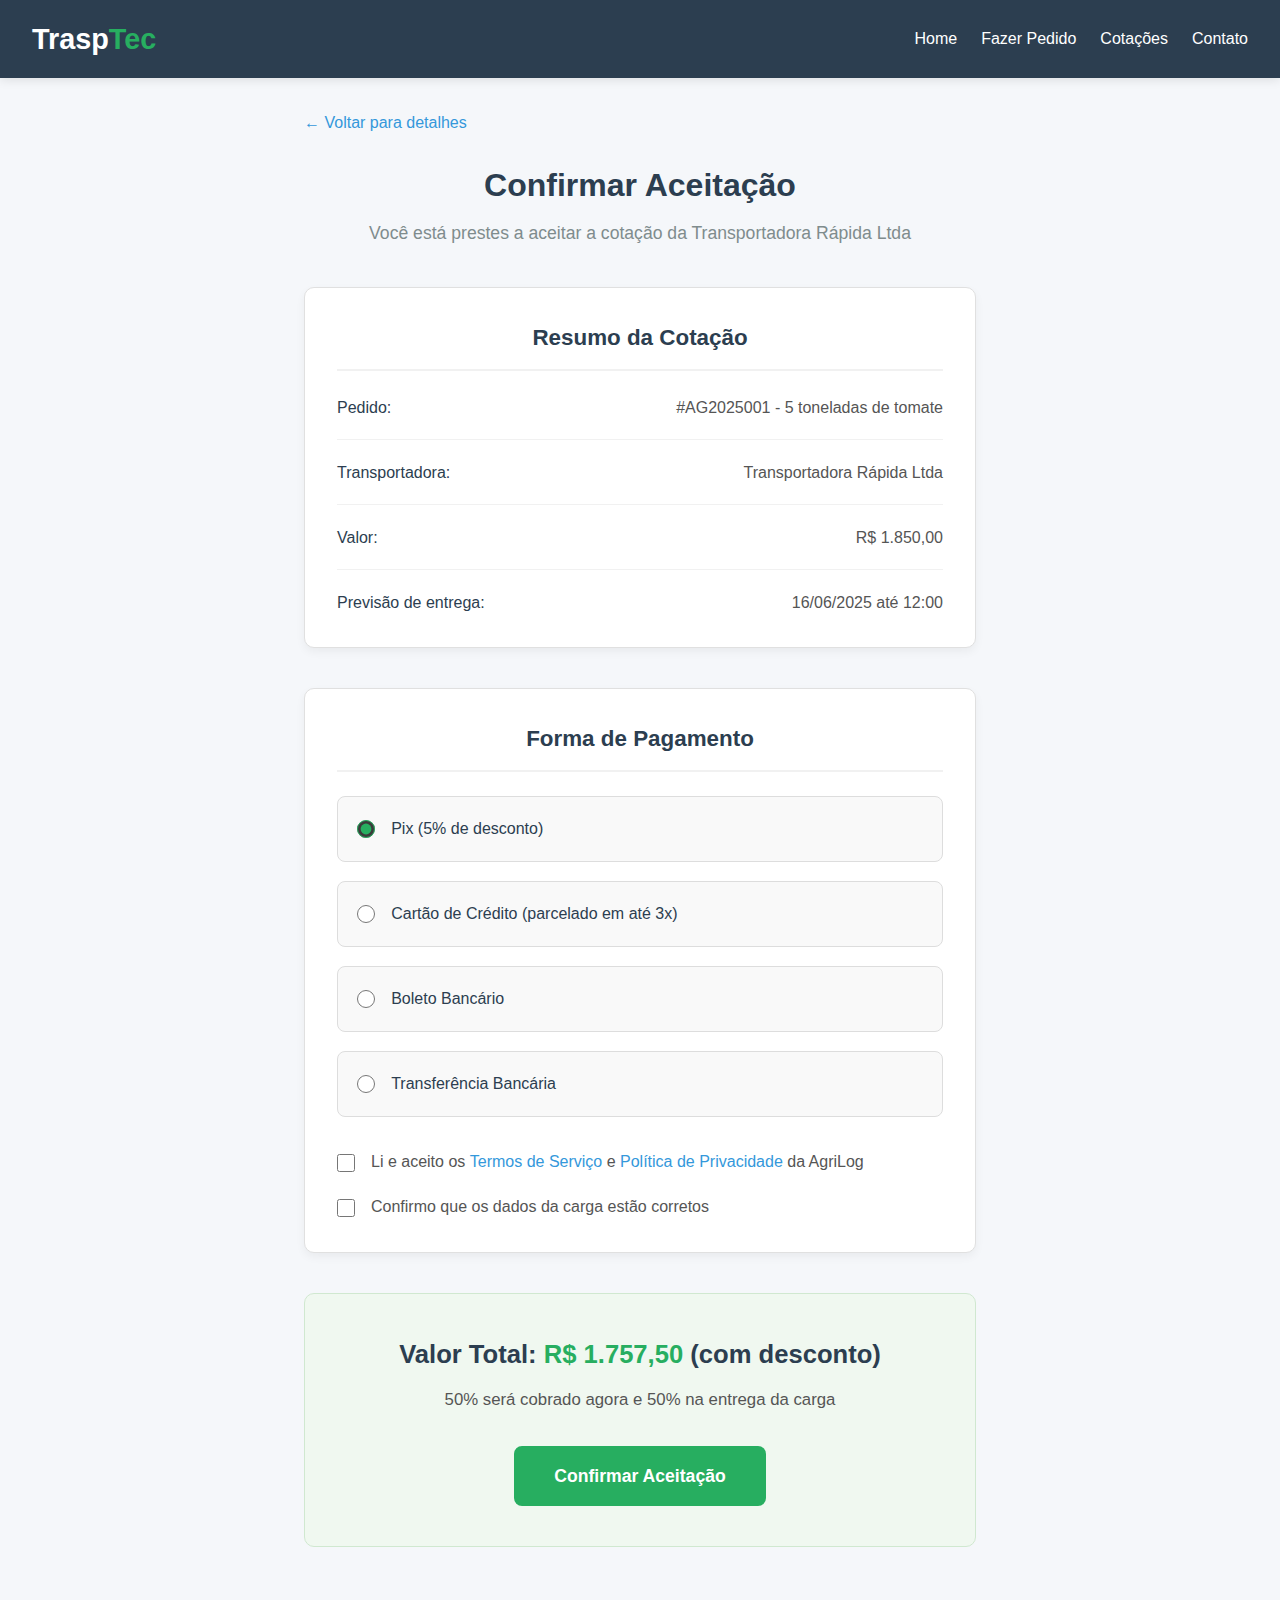
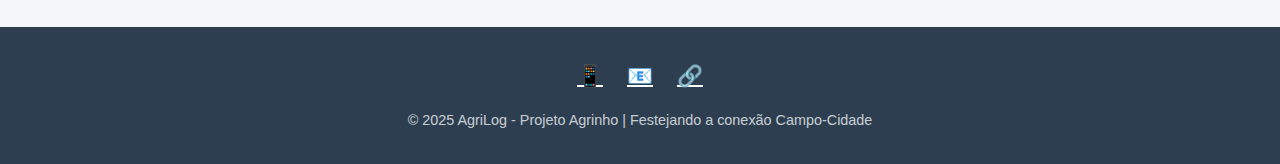
<file: aceitacãoCotacao.html>
<!DOCTYPE html>
<html lang="pt-br">
<head>
    <meta charset="UTF-8">
    <meta name="viewport" content="width=device-width, initial-scale=1.0">
    <title>AgriLog - Aceitar Cotação</title>
    <link rel="stylesheet" href="aceitacãoCotacao.css">
</head>
<body>
    <!-- Header -->
    <header>
        <div class="logo">Trasp<span>Tec</span></div>
        <nav>
            <ul>
                <li><a href="index.html">Home</a></li>
                <li><a href="pedidos.html">Fazer Pedido</a></li> 
                <li><a href="cotacoes.html">Cotações</a></li>
                <li><a href="#contato">Contato</a></li>
            </ul>
        </nav>
    </header>
    
    <!-- Seção Aceitação -->
    <section class="aceitacao-cotacao">
        <div class="voltar">
            <a href="detalhesCotacao.html">← Voltar para detalhes</a>
        </div>
        
        <h2>Confirmar Aceitação</h2>
        <p class="subtitulo">Você está prestes a aceitar a cotação da Transportadora Rápida Ltda</p>
        
        <div class="resumo-cotacao">
            <h3>Resumo da Cotação</h3>
            <div class="resumo-item">
                <span>Pedido:</span>
                <span>#AG2025001 - 5 toneladas de tomate</span>
            </div>
            <div class="resumo-item">
                <span>Transportadora:</span>
                <span>Transportadora Rápida Ltda</span>
            </div>
            <div class="resumo-item">
                <span>Valor:</span>
                <span>R$ 1.850,00</span>
            </div>
            <div class="resumo-item">
                <span>Previsão de entrega:</span>
                <span>16/06/2025 até 12:00</span>
            </div>
        </div>
        
        <div class="form-pagamento">
            <h3>Forma de Pagamento</h3>
            <div class="opcoes-pagamento">
                <label class="opcao">
                    <input type="radio" name="pagamento" checked>
                    <span>Pix (5% de desconto)</span>
                </label>
                <label class="opcao">
                    <input type="radio" name="pagamento">
                    <span>Cartão de Crédito (parcelado em até 3x)</span>
                </label>
                <label class="opcao">
                    <input type="radio" name="pagamento">
                    <span>Boleto Bancário</span>
                </label>
                <label class="opcao">
                    <input type="radio" name="pagamento">
                    <span>Transferência Bancária</span>
                </label>
            </div>
            
            <div class="termos">
                <label>
                    <input type="checkbox" required>
                    <span>Li e aceito os <a href="#">Termos de Serviço</a> e <a href="#">Política de Privacidade</a> da AgriLog</span>
                </label>
                <label>
                    <input type="checkbox" required>
                    <span>Confirmo que os dados da carga estão corretos</span>
                </label>
            </div>
        </div>
        
        <div class="confirmacao">
            <h3>Valor Total: <span>R$ 1.757,50</span> (com desconto)</h3>
            <p>50% será cobrado agora e 50% na entrega da carga</p>
            <a href="/" class="btn btn-primario btn-grande">Confirmar Aceitação</a>
        </div>
    </section>
    
    <!-- Footer -->
    <footer>
        <div class="redes-sociais">
            <a href="#">📱</a>
            <a href="#">📧</a>
            <a href="#">🔗</a>
        </div>
        <p>&copy; 2025 AgriLog - Projeto Agrinho | Festejando a conexão Campo-Cidade</p>
    </footer>
</body>
</html>
</file>
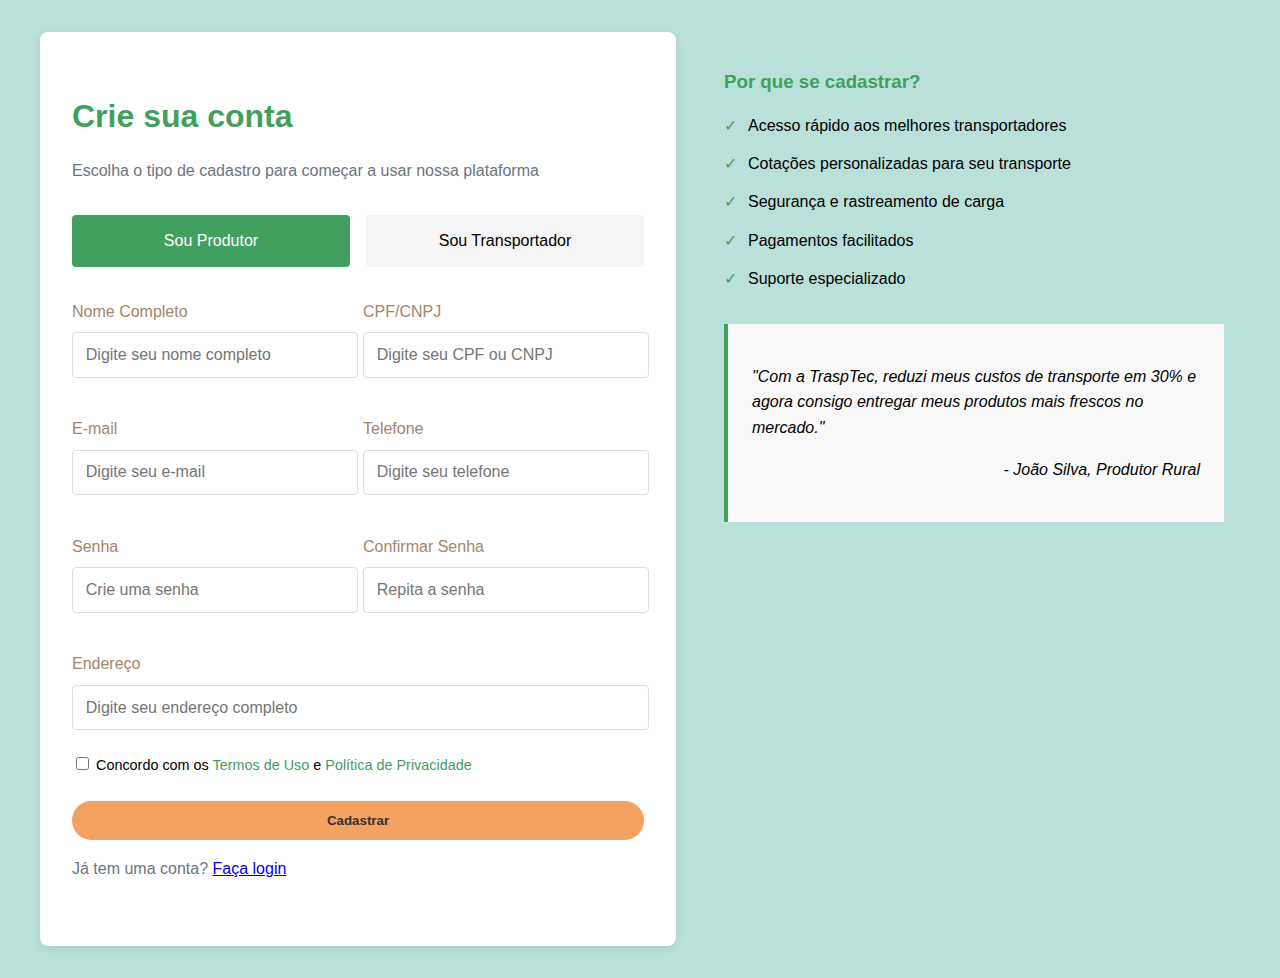
<file: cadastro.html>
<!DOCTYPE html>
<html lang="pt-br">
<head>
    <meta charset="UTF-8">
    <meta name="viewport" content="width=device-width, initial-scale=1.0">
    <title>Cadastro - AgriLog</title>
    <link rel="stylesheet" href="cadastro.css">
</head>
<body>
    
    <!-- Seção de Cadastro -->
    <section class="auth-section">
        <div class="auth-container">
            <h2>Crie sua conta</h2>
            <p>Escolha o tipo de cadastro para começar a usar nossa plataforma</p>
            
            <!-- Substituição do JavaScript por radio buttons -->
            <div class="tipo-cadastro">
                <input type="radio" id="produtor" name="tipo-usuario" value="produtor" checked class="radio-hidden">
                <label for="produtor" class="btn-tipo">Sou Produtor</label>
                
                <input type="radio" id="transportador" name="tipo-usuario" value="transportador" class="radio-hidden">
                <label for="transportador" class="btn-tipo">Sou Transportador</label>
            </div>
            
            <form class="auth-form" id="form-cadastro">
                <div class="grupo-campos">
                    <div class="campo">
                        <label for="nome">Nome Completo</label>
                        <input type="text" id="nome" placeholder="Digite seu nome completo" required>
                    </div>
                    
                    <div class="campo">
                        <label for="cpf-cnpj">CPF/CNPJ</label>
                        <input type="text" id="cpf-cnpj" placeholder="Digite seu CPF ou CNPJ" required>
                    </div>
                </div>
                
                <div class="grupo-campos">
                    <div class="campo">
                        <label for="email-cadastro">E-mail</label>
                        <input type="email" id="email-cadastro" placeholder="Digite seu e-mail" required>
                    </div>
                    
                    <div class="campo">
                        <label for="telefone">Telefone</label>
                        <input type="tel" id="telefone" placeholder="Digite seu telefone" required>
                    </div>
                </div>
                
                <div class="grupo-campos">
                    <div class="campo">
                        <label for="senha-cadastro">Senha</label>
                        <input type="password" id="senha-cadastro" placeholder="Crie uma senha" required>
                    </div>
                    
                    <div class="campo">
                        <label for="confirmar-senha">Confirmar Senha</label>
                        <input type="password" id="confirmar-senha" placeholder="Repita a senha" required>
                    </div>
                </div>
                
                <div class="campo endereco">
                    <label for="endereco">Endereço</label>
                    <input type="text" id="endereco" placeholder="Digite seu endereço completo">
                </div>
                
                <div class="termos">
                    <label>
                        <input type="checkbox" required> Concordo com os <a href="#">Termos de Uso</a> e <a href="#">Política de Privacidade</a>
                    </label>
                </div>
                
                <button type="submit" class="btn">Cadastrar</button>
                
                <div class="auth-switch">
                    <p>Já tem uma conta? <a href="login.html">Faça login</a></p>
                </div>
            </form>
        </div>
        
        <div class="auth-benefits">
            <h3>Por que se cadastrar?</h3>
            <ul>
                <li>Acesso rápido aos melhores transportadores</li>
                <li>Cotações personalizadas para seu transporte</li>
                <li>Segurança e rastreamento de carga</li>
                <li>Pagamentos facilitados</li>
                <li>Suporte especializado</li>
            </ul>
            
            <div class="depoimento">
                <p>"Com a TraspTec, reduzi meus custos de transporte em 30% e agora consigo entregar meus produtos mais frescos no mercado."</p>
                <p class="autor">- João Silva, Produtor Rural</p>
            </div>
        </div>
    </section>
</body>
</html>
</file>
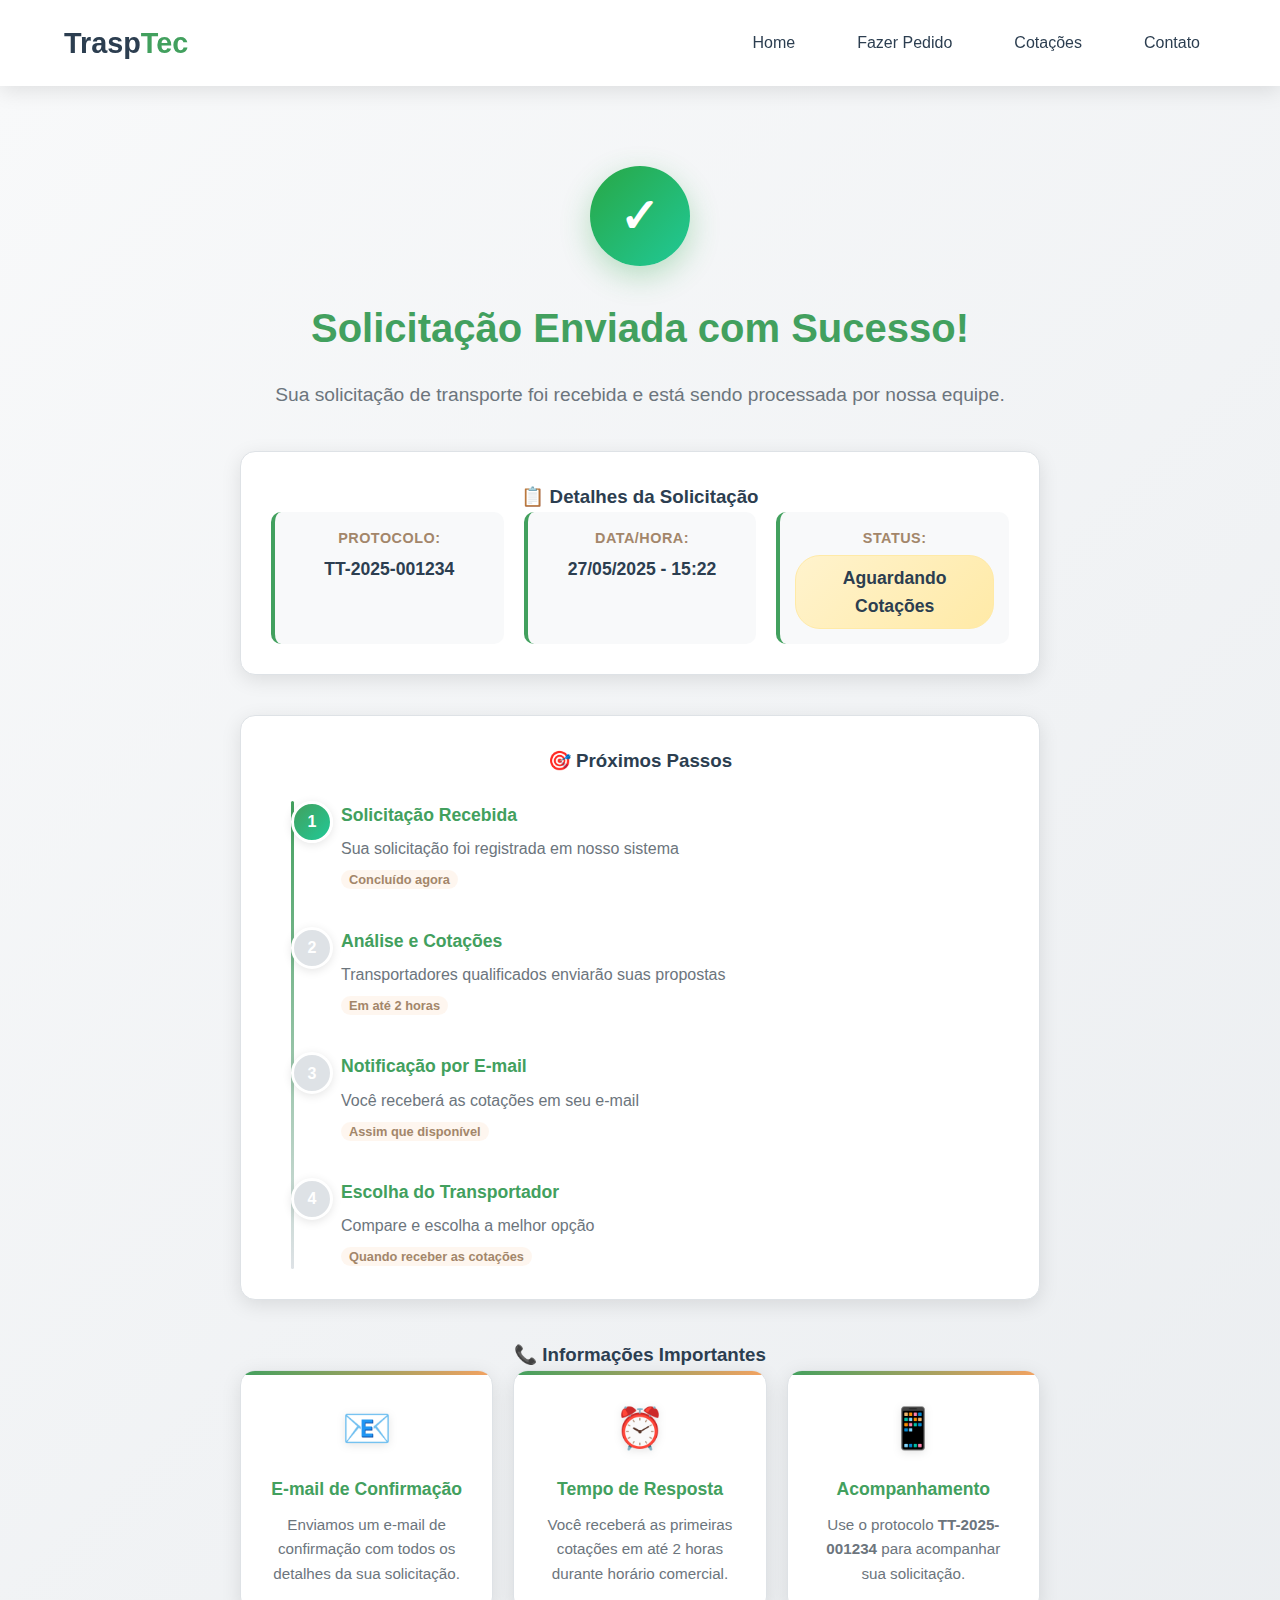
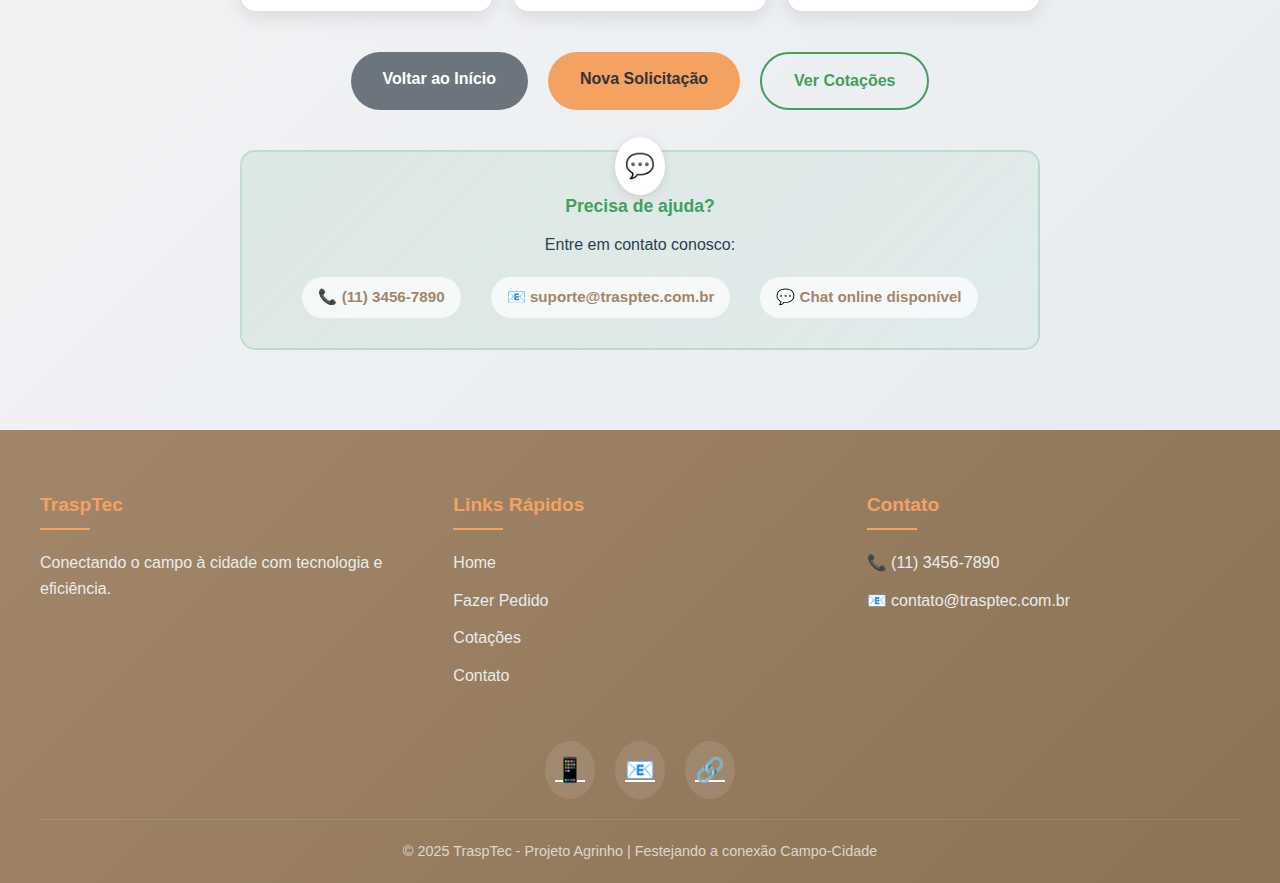
<file: confirmacao.html>
<!DOCTYPE html>
<html lang="pt-br">
<head>
    <meta charset="UTF-8">
    <meta name="viewport" content="width=device-width, initial-scale=1.0">
    <title>Solicitação Enviada - TraspTec</title>
    <link rel="stylesheet" href="confirmacao.css">
</head>
<body>
    <!-- Header -->
    <header class="header-simples">
        <div class="logo">Trasp<span>Tec</span></div>
        <nav>
            <ul>
                <li><a href="index.html">Home</a></li>
                <li><a href="pedidos.html">Fazer Pedido</a></li>
                <li><a href="cotacoes.html">Cotações</a></li>
                <li><a href="index.html#contato">Contato</a></li>
            </ul>
        </nav>
    </header>

    <!-- Seção de Confirmação -->
    <section class="confirmacao">
        <div class="container">
            <div class="confirmacao-content">
                <div class="icone-sucesso">
                    <div class="check-circle">
                        <div class="check-mark">✓</div>
                    </div>
                </div>
                
                <h1>Solicitação Enviada com Sucesso!</h1>
                <p class="mensagem-principal">Sua solicitação de transporte foi recebida e está sendo processada por nossa equipe.</p>
                
                <div class="detalhes-solicitacao">
                    <h3>📋 Detalhes da Solicitação</h3>
                    <div class="info-grid">
                        <div class="info-item">
                            <strong>Protocolo:</strong>
                            <span>TT-2025-001234</span>
                        </div>
                        <div class="info-item">
                            <strong>Data/Hora:</strong>
                            <span>27/05/2025 - 15:22</span>
                        </div>
                        <div class="info-item">
                            <strong>Status:</strong>
                            <span class="status-pendente">Aguardando Cotações</span>
                        </div>
                    </div>
                </div>
                
                <div class="proximos-passos">
                    <h3>🎯 Próximos Passos</h3>
                    <div class="timeline">
                        <div class="timeline-item ativo">
                            <div class="timeline-icon">1</div>
                            <div class="timeline-content">
                                <h4>Solicitação Recebida</h4>
                                <p>Sua solicitação foi registrada em nosso sistema</p>
                                <small>Concluído agora</small>
                            </div>
                        </div>
                        
                        <div class="timeline-item">
                            <div class="timeline-icon">2</div>
                            <div class="timeline-content">
                                <h4>Análise e Cotações</h4>
                                <p>Transportadores qualificados enviarão suas propostas</p>
                                <small>Em até 2 horas</small>
                            </div>
                        </div>
                        
                        <div class="timeline-item">
                            <div class="timeline-icon">3</div>
                            <div class="timeline-content">
                                <h4>Notificação por E-mail</h4>
                                <p>Você receberá as cotações em seu e-mail</p>
                                <small>Assim que disponível</small>
                            </div>
                        </div>
                        
                        <div class="timeline-item">
                            <div class="timeline-icon">4</div>
                            <div class="timeline-content">
                                <h4>Escolha do Transportador</h4>
                                <p>Compare e escolha a melhor opção</p>
                                <small>Quando receber as cotações</small>
                            </div>
                        </div>
                    </div>
                </div>
                
                <div class="informacoes-importantes">
                    <h3>📞 Informações Importantes</h3>
                    <div class="info-cards">
                        <div class="info-card">
                            <div class="card-icon">📧</div>
                            <h4>E-mail de Confirmação</h4>
                            <p>Enviamos um e-mail de confirmação com todos os detalhes da sua solicitação.</p>
                        </div>
                        
                        <div class="info-card">
                            <div class="card-icon">⏰</div>
                            <h4>Tempo de Resposta</h4>
                            <p>Você receberá as primeiras cotações em até 2 horas durante horário comercial.</p>
                        </div>
                        
                        <div class="info-card">
                            <div class="card-icon">📱</div>
                            <h4>Acompanhamento</h4>
                            <p>Use o protocolo <strong>TT-2025-001234</strong> para acompanhar sua solicitação.</p>
                        </div>
                    </div>
                </div>
                
                <div class="acoes-confirmacao">
                    <a href="index.html" class="btn btn-secundario">Voltar ao Início</a>
                    <a href="pedidos.html" class="btn">Nova Solicitação</a>
                    <a href="cotacoes.html" class="btn btn-outline">Ver Cotações</a>
                </div>
                
                <div class="contato-suporte">
                    <p><strong>Precisa de ajuda?</strong></p>
                    <p>Entre em contato conosco:</p>
                    <div class="contatos">
                        <span>📞 (11) 3456-7890</span>
                        <span>📧 suporte@trasptec.com.br</span>
                        <span>💬 Chat online disponível</span>
                    </div>
                </div>
            </div>
        </div>
    </section>

    <!-- Footer -->
    <footer>
        <div class="footer-content">
            <div class="footer-section">
                <h3>TraspTec</h3>
                <p>Conectando o campo à cidade com tecnologia e eficiência.</p>
            </div>
            <div class="footer-section">
                <h3>Links Rápidos</h3>
                <ul>
                    <li><a href="index.html">Home</a></li>
                    <li><a href="pedidos.html">Fazer Pedido</a></li>
                    <li><a href="cotacoes.html">Cotações</a></li>
                    <li><a href="index.html#contato">Contato</a></li>
                </ul>
            </div>
            <div class="footer-section">
                <h3>Contato</h3>
                <p>📞 (11) 3456-7890</p>
                <p>📧 contato@trasptec.com.br</p>
            </div>
        </div>
        <div class="redes-sociais">
            <a href="#">📱</a>
            <a href="#">📧</a>
            <a href="#">🔗</a>
        </div>
        <p>&copy; 2025 TraspTec - Projeto Agrinho | Festejando a conexão Campo-Cidade</p>
    </footer>
</body>
</html>
</file>
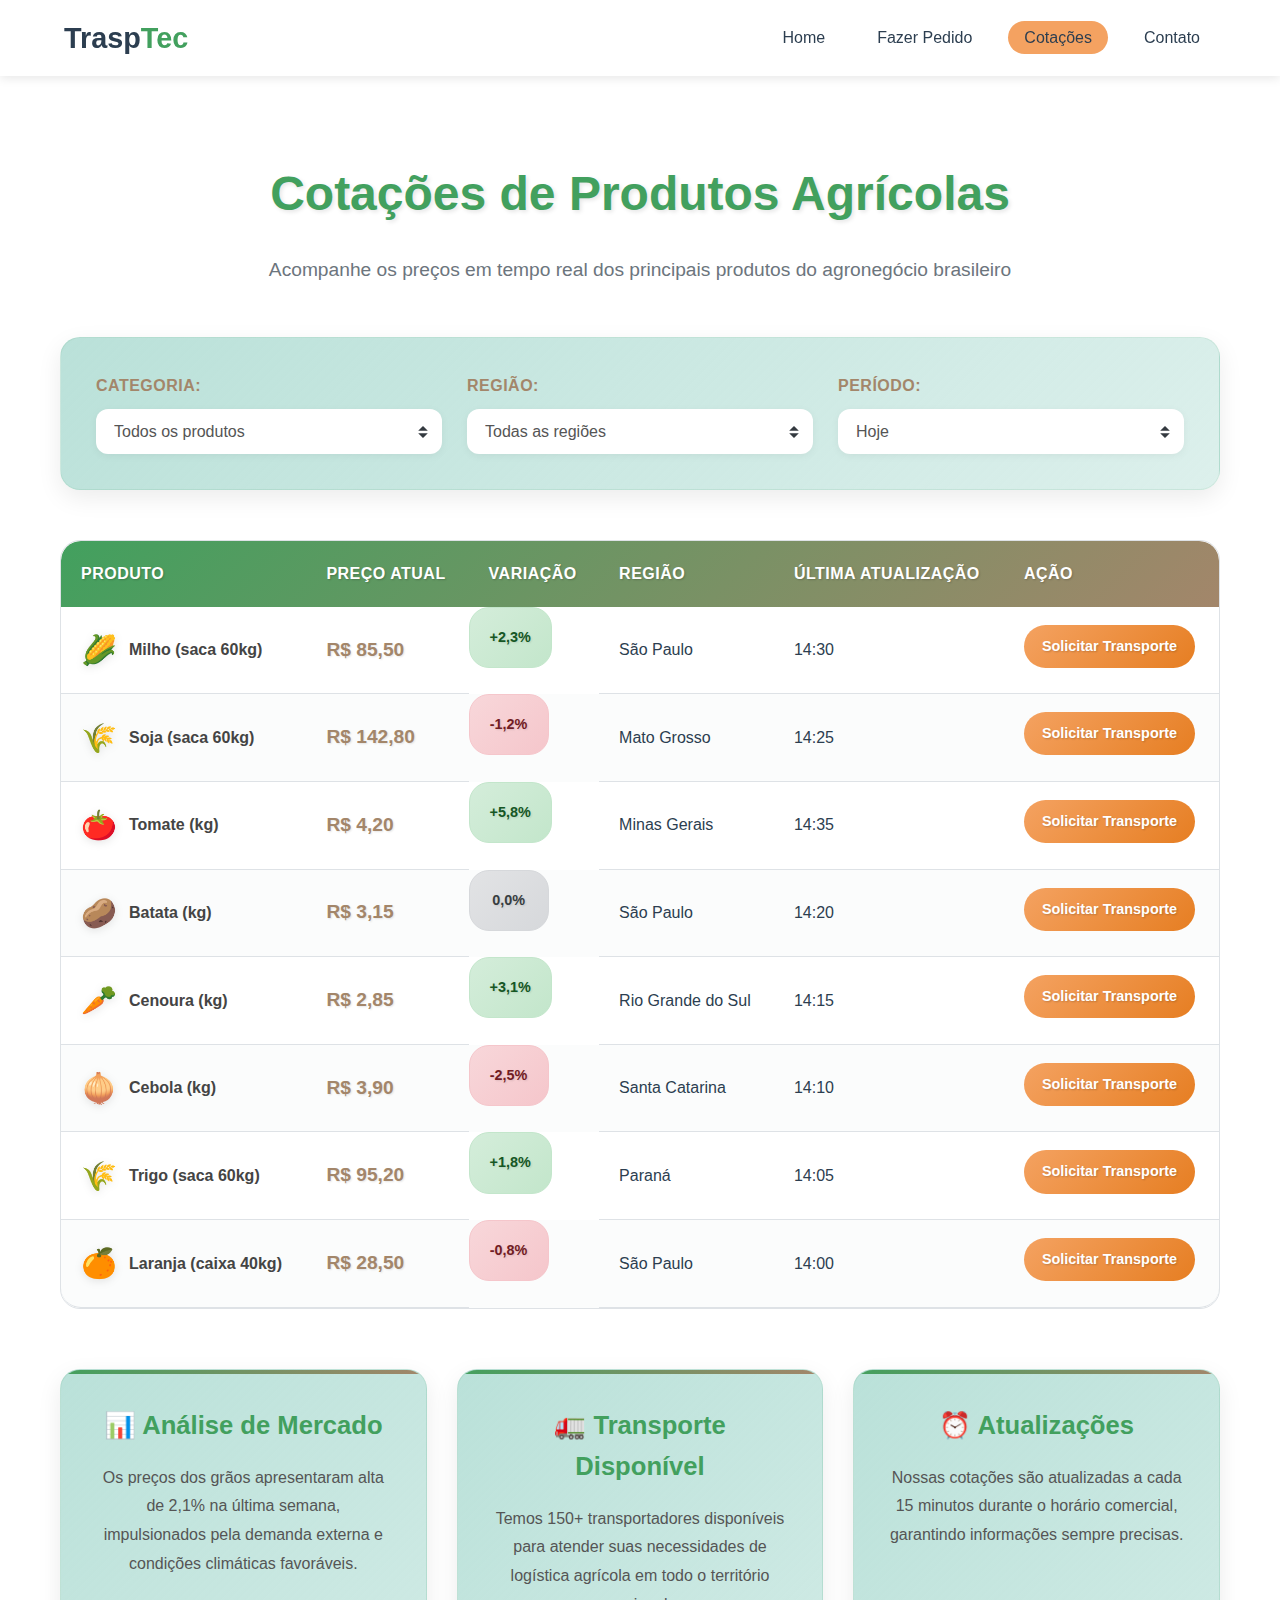
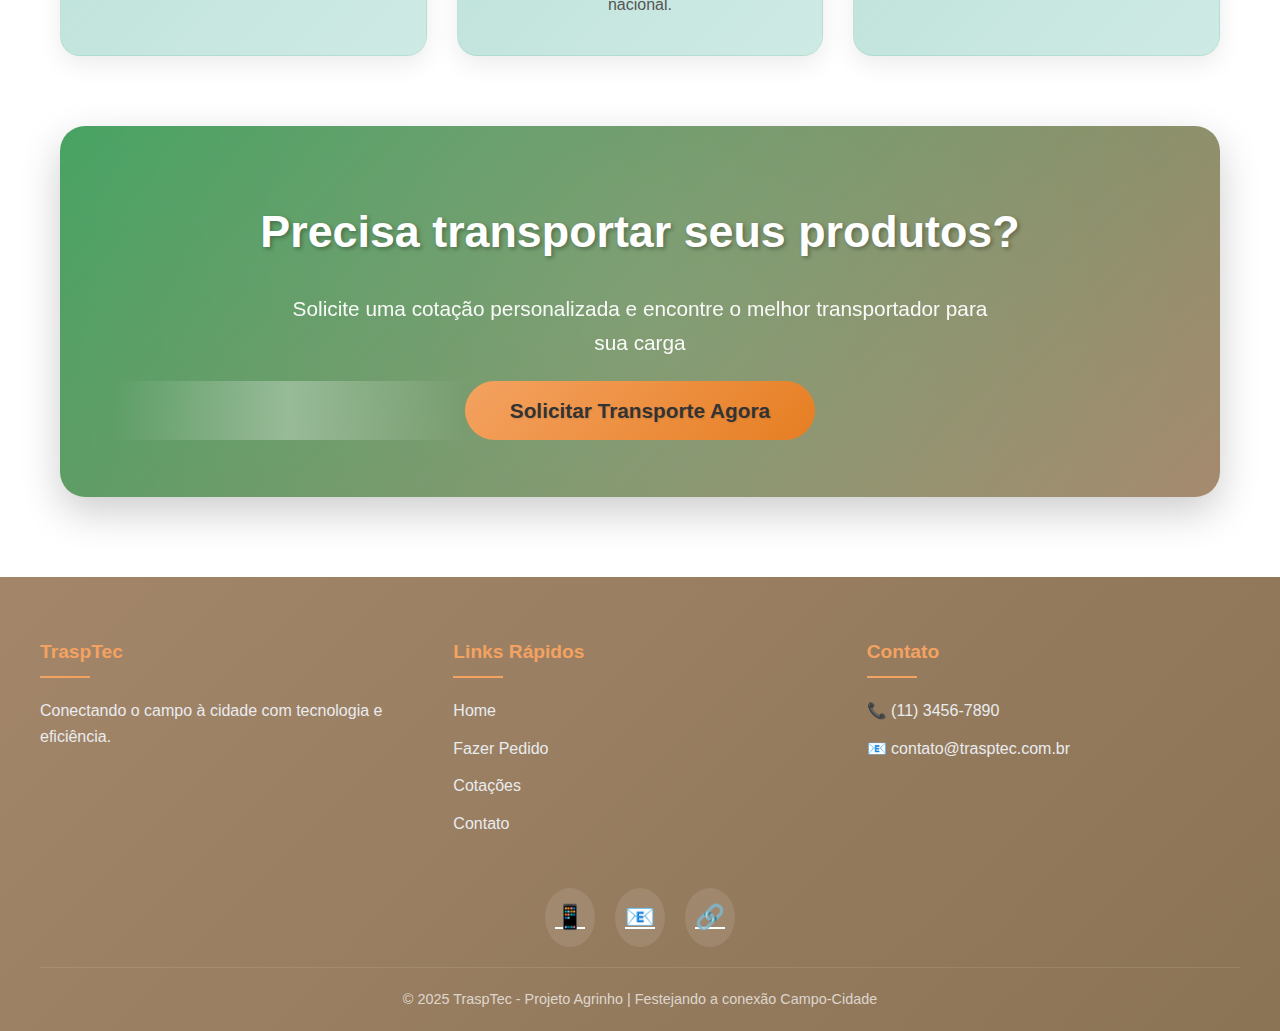
<file: cotacoes.html>
<!DOCTYPE html>
<html lang="pt-br">
<head>
    <meta charset="UTF-8">
    <meta name="viewport" content="width=device-width, initial-scale=1.0">
    <title>Cotações de Produtos Agrícolas - TraspTec</title>
    <link rel="stylesheet" href="cotacoes.css">
</head>
<body>
    <!-- Header -->
    <header class="header-simples">
        <div class="logo">Trasp<span>Tec</span></div>
        <nav>
            <ul>
                <li><a href="index.html">Home</a></li>
                <li><a href="pedidos.html">Fazer Pedido</a></li>
                <li><a href="cotacoes.html" class="active">Cotações</a></li>
                <li><a href="index.html#contato">Contato</a></li>
            </ul>
        </nav>
    </header>

    <!-- Seção Principal de Cotações -->
    <section class="cotacoes-principais">
        <div class="container">
            <h1>Cotações de Produtos Agrícolas</h1>
            <p class="subtitulo">Acompanhe os preços em tempo real dos principais produtos do agronegócio brasileiro</p>
            
            <!-- Filtros -->
            <div class="filtros-cotacao">
                <div class="filtro-grupo">
                    <label>Categoria:</label>
                    <select>
                        <option>Todos os produtos</option>
                        <option>Grãos</option>
                        <option>Hortifrúti</option>
                        <option>Cereais</option>
                    </select>
                </div>
                <div class="filtro-grupo">
                    <label>Região:</label>
                    <select>
                        <option>Todas as regiões</option>
                        <option>Sudeste</option>
                        <option>Sul</option>
                        <option>Centro-Oeste</option>
                        <option>Nordeste</option>
                        <option>Norte</option>
                    </select>
                </div>
                <div class="filtro-grupo">
                    <label>Período:</label>
                    <select>
                        <option>Hoje</option>
                        <option>Última semana</option>
                        <option>Último mês</option>
                    </select>
                </div>
            </div>

            <!-- Tabela de Cotações -->
            <div class="tabela-cotacoes">
                <table>
                    <thead>
                        <tr>
                            <th>Produto</th>
                            <th>Preço Atual</th>
                            <th>Variação</th>
                            <th>Região</th>
                            <th>Última Atualização</th>
                            <th>Ação</th>
                        </tr>
                    </thead>
                    <tbody>
                        <tr>
                            <td>
                                <div class="produto-info">
                                    <span class="produto-icon">🌽</span>
                                    <span>Milho (saca 60kg)</span>
                                </div>
                            </td>
                            <td class="preco">R$ 85,50</td>
                            <td class="variacao positiva">+2,3%</td>
                            <td>São Paulo</td>
                            <td>14:30</td>
                            <td><a href="pedidos.html" class="btn-pequeno">Solicitar Transporte</a></td>
                        </tr>
                        <tr>
                            <td>
                                <div class="produto-info">
                                    <span class="produto-icon">🌾</span>
                                    <span>Soja (saca 60kg)</span>
                                </div>
                            </td>
                            <td class="preco">R$ 142,80</td>
                            <td class="variacao negativa">-1,2%</td>
                            <td>Mato Grosso</td>
                            <td>14:25</td>
                            <td><a href="pedidos.html" class="btn-pequeno">Solicitar Transporte</a></td>
                        </tr>
                        <tr>
                            <td>
                                <div class="produto-info">
                                    <span class="produto-icon">🍅</span>
                                    <span>Tomate (kg)</span>
                                </div>
                            </td>
                            <td class="preco">R$ 4,20</td>
                            <td class="variacao positiva">+5,8%</td>
                            <td>Minas Gerais</td>
                            <td>14:35</td>
                            <td><a href="pedidos.html" class="btn-pequeno">Solicitar Transporte</a></td>
                        </tr>
                        <tr>
                            <td>
                                <div class="produto-info">
                                    <span class="produto-icon">🥔</span>
                                    <span>Batata (kg)</span>
                                </div>
                            </td>
                            <td class="preco">R$ 3,15</td>
                            <td class="variacao neutra">0,0%</td>
                            <td>São Paulo</td>
                            <td>14:20</td>
                            <td><a href="pedidos.html" class="btn-pequeno">Solicitar Transporte</a></td>
                        </tr>
                        <tr>
                            <td>
                                <div class="produto-info">
                                    <span class="produto-icon">🥕</span>
                                    <span>Cenoura (kg)</span>
                                </div>
                            </td>
                            <td class="preco">R$ 2,85</td>
                            <td class="variacao positiva">+3,1%</td>
                            <td>Rio Grande do Sul</td>
                            <td>14:15</td>
                            <td><a href="pedidos.html" class="btn-pequeno">Solicitar Transporte</a></td>
                        </tr>
                        <tr>
                            <td>
                                <div class="produto-info">
                                    <span class="produto-icon">🧅</span>
                                    <span>Cebola (kg)</span>
                                </div>
                            </td>
                            <td class="preco">R$ 3,90</td>
                            <td class="variacao negativa">-2,5%</td>
                            <td>Santa Catarina</td>
                            <td>14:10</td>
                            <td><a href="pedidos.html" class="btn-pequeno">Solicitar Transporte</a></td>
                        </tr>
                        <tr>
                            <td>
                                <div class="produto-info">
                                    <span class="produto-icon">🌾</span>
                                    <span>Trigo (saca 60kg)</span>
                                </div>
                            </td>
                            <td class="preco">R$ 95,20</td>
                            <td class="variacao positiva">+1,8%</td>
                            <td>Paraná</td>
                            <td>14:05</td>
                            <td><a href="pedidos.html" class="btn-pequeno">Solicitar Transporte</a></td>
                        </tr>
                        <tr>
                            <td>
                                <div class="produto-info">
                                    <span class="produto-icon">🍊</span>
                                    <span>Laranja (caixa 40kg)</span>
                                </div>
                            </td>
                            <td class="preco">R$ 28,50</td>
                            <td class="variacao negativa">-0,8%</td>
                            <td>São Paulo</td>
                            <td>14:00</td>
                            <td><a href="pedidos.html" class="btn-pequeno">Solicitar Transporte</a></td>
                        </tr>
                    </tbody>
                </table>
            </div>

            <!-- Informações Adicionais -->
            <div class="info-cotacoes">
                <div class="info-card">
                    <h3>📊 Análise de Mercado</h3>
                    <p>Os preços dos grãos apresentaram alta de 2,1% na última semana, impulsionados pela demanda externa e condições climáticas favoráveis.</p>
                </div>
                <div class="info-card">
                    <h3>🚛 Transporte Disponível</h3>
                    <p>Temos 150+ transportadores disponíveis para atender suas necessidades de logística agrícola em todo o território nacional.</p>
                </div>
                <div class="info-card">
                    <h3>⏰ Atualizações</h3>
                    <p>Nossas cotações são atualizadas a cada 15 minutos durante o horário comercial, garantindo informações sempre precisas.</p>
                </div>
            </div>

            <!-- Call to Action -->
            <div class="cta-cotacoes">
                <h2>Precisa transportar seus produtos?</h2>
                <p>Solicite uma cotação personalizada e encontre o melhor transportador para sua carga</p>
                <a href="pedidos.html" class="btn btn-grande">Solicitar Transporte Agora</a>
            </div>
        </div>
    </section>

    <!-- Footer -->
    <footer>
        <div class="footer-content">
            <div class="footer-section">
                <h3>TraspTec</h3>
                <p>Conectando o campo à cidade com tecnologia e eficiência.</p>
            </div>
            <div class="footer-section">
                <h3>Links Rápidos</h3>
                <ul>
                    <li><a href="index.html">Home</a></li>
                    <li><a href="pedidos.html">Fazer Pedido</a></li>
                    <li><a href="cotacoes.html">Cotações</a></li>
                    <li><a href="index.html#contato">Contato</a></li>
                </ul>
            </div>
            <div class="footer-section">
                <h3>Contato</h3>
                <p>📞 (11) 3456-7890</p>
                <p>📧 contato@trasptec.com.br</p>
            </div>
        </div>
        <div class="redes-sociais">
            <a href="#">📱</a>
            <a href="#">📧</a>
            <a href="#">🔗</a>
        </div>
        <p>&copy; 2025 TraspTec - Projeto Agrinho | Festejando a conexão Campo-Cidade</p>
    </footer>
</body>
</html>
</file>
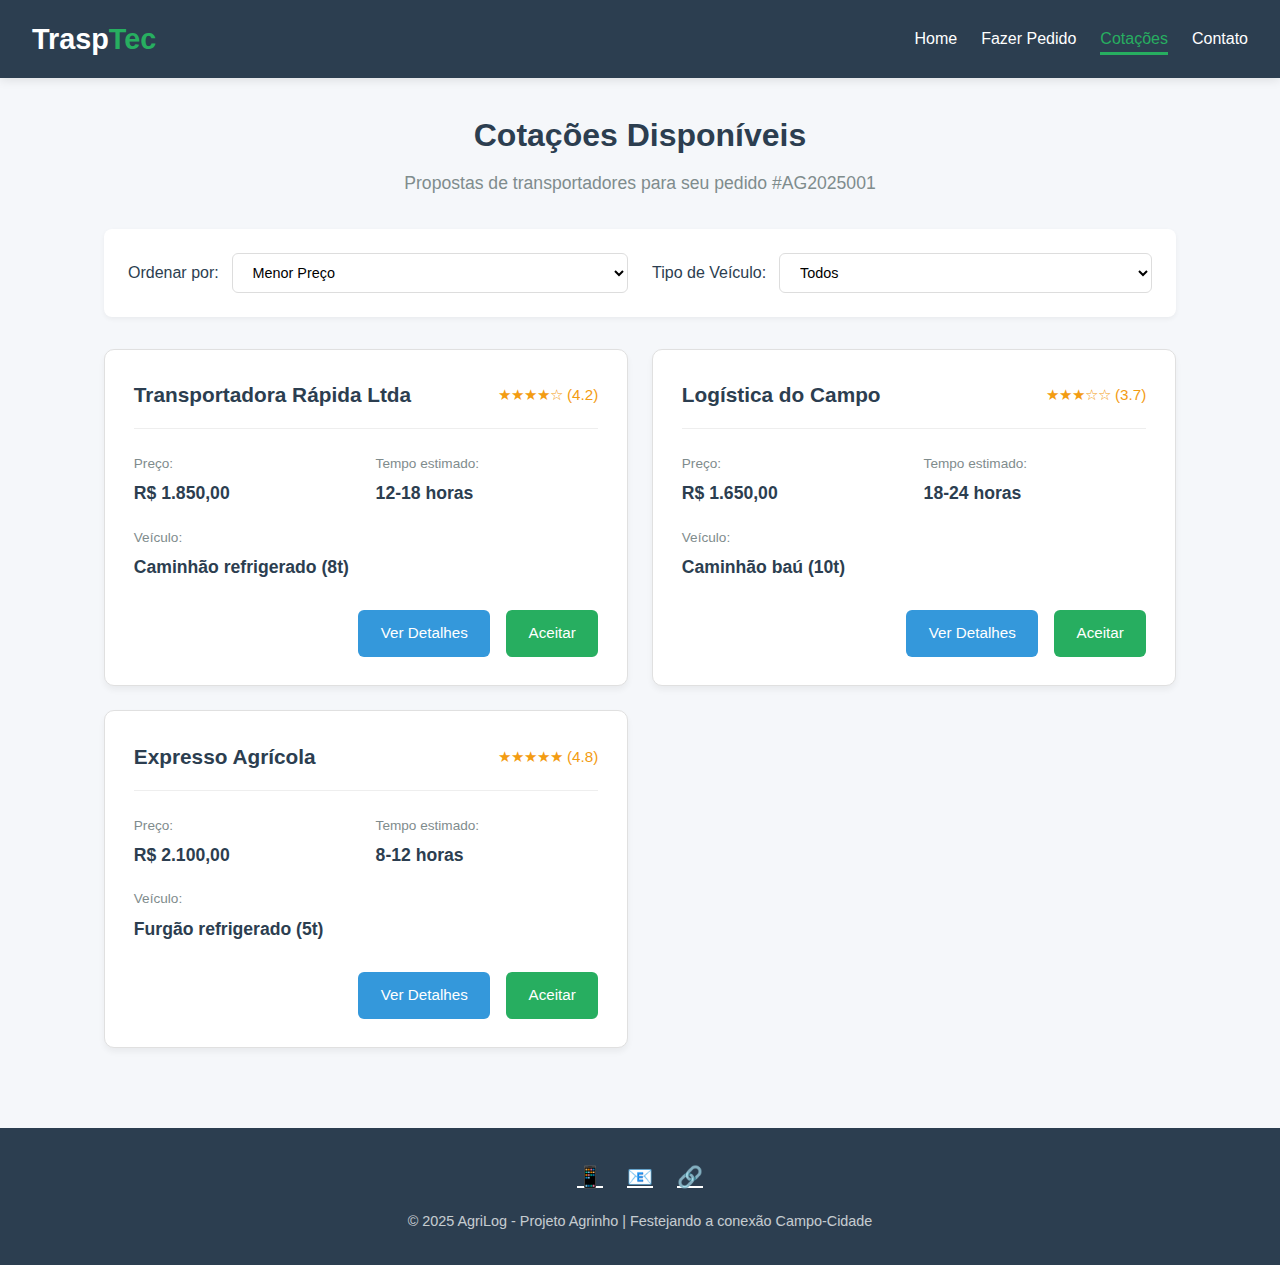
<file: listaCotacao.html>
<!DOCTYPE html>
<html lang="pt-br">
<head>
    <meta charset="UTF-8">
    <meta name="viewport" content="width=device-width, initial-scale=1.0">
    <title>AgriLog - Cotações Disponíveis</title>
    <link rel="stylesheet" href="listaCotacao.css">
</head>
<body>
    <!-- Header -->
    <header>
        <div class="logo">Trasp<span>Tec</span></div>
        <nav>
            <ul>
                <li><a href="index.html">Home</a></li>
                <li><a href="pedidos.html">Fazer Pedido</a></li> 
                <li><a href="cotacoes.html" class="active">Cotações</a></li>
                <li><a href="#contato">Contato</a></li>
            </ul>
        </nav>
    </header>
    
    <!-- Seção Cotações -->
    <section class="cotacoes-lista">
        <h2>Cotações Disponíveis</h2>
        <p class="subtitulo">Propostas de transportadores para seu pedido #AG2025001</p>
        
        <div class="filtros">
            <div class="filtro">
                <label for="ordenar">Ordenar por:</label>
                <select id="ordenar">
                    <option value="preco">Menor Preço</option>
                    <option value="tempo">Menor Tempo</option>
                    <option value="avaliacao">Melhor Avaliação</option>
                </select>
            </div>
            <div class="filtro">
                <label for="veiculo">Tipo de Veículo:</label>
                <select id="veiculo">
                    <option value="todos">Todos</option>
                    <option value="caminhao">Caminhão</option>
                    <option value="furgão">Furgão</option>
                    <option value="refrigerado">Refrigerado</option>
                </select>
            </div>
        </div>
        
        <div class="cotacoes-container">
            <!-- Cotação 1 -->
            <div class="cotacao-card">
                <div class="cotacao-header">
                    <h3>Transportadora Rápida Ltda</h3>
                    <div class="avaliacao">★★★★☆ (4.2)</div>
                </div>
                <div class="cotacao-detalhes">
                    <div class="detalhe">
                        <span class="rotulo">Preço:</span>
                        <span class="valor">R$ 1.850,00</span>
                    </div>
                    <div class="detalhe">
                        <span class="rotulo">Tempo estimado:</span>
                        <span class="valor">12-18 horas</span>
                    </div>
                    <div class="detalhe">
                        <span class="rotulo">Veículo:</span>
                        <span class="valor">Caminhão refrigerado (8t)</span>
                    </div>
                </div>
                <div class="cotacao-acoes">
                    <a href="detalhe-cotacao.html" class="btn btn-secundario">Ver Detalhes</a>
                    <a href="aceitar-cotacao.html" class="btn btn-primario">Aceitar</a>
                </div>
            </div>
            
            <!-- Cotação 2 -->
            <div class="cotacao-card">
                <div class="cotacao-header">
                    <h3>Logística do Campo</h3>
                    <div class="avaliacao">★★★☆☆ (3.7)</div>
                </div>
                <div class="cotacao-detalhes">
                    <div class="detalhe">
                        <span class="rotulo">Preço:</span>
                        <span class="valor">R$ 1.650,00</span>
                    </div>
                    <div class="detalhe">
                        <span class="rotulo">Tempo estimado:</span>
                        <span class="valor">18-24 horas</span>
                    </div>
                    <div class="detalhe">
                        <span class="rotulo">Veículo:</span>
                        <span class="valor">Caminhão baú (10t)</span>
                    </div>
                </div>
                <div class="cotacao-acoes">
                    <a href="detalhe-cotacao.html" class="btn btn-secundario">Ver Detalhes</a>
                    <a href="aceitar-cotacao.html" class="btn btn-primario">Aceitar</a>
                </div>
            </div>
            
            <!-- Cotação 3 -->
            <div class="cotacao-card">
                <div class="cotacao-header">
                    <h3>Expresso Agrícola</h3>
                    <div class="avaliacao">★★★★★ (4.8)</div>
                </div>
                <div class="cotacao-detalhes">
                    <div class="detalhe">
                        <span class="rotulo">Preço:</span>
                        <span class="valor">R$ 2.100,00</span>
                    </div>
                    <div class="detalhe">
                        <span class="rotulo">Tempo estimado:</span>
                        <span class="valor">8-12 horas</span>
                    </div>
                    <div class="detalhe">
                        <span class="rotulo">Veículo:</span>
                        <span class="valor">Furgão refrigerado (5t)</span>
                    </div>
                </div>
                <div class="cotacao-acoes">
                    <a href="detalhe-cotacao.html" class="btn btn-secundario">Ver Detalhes</a>
                    <a href="aceitar-cotacao.html" class="btn btn-primario">Aceitar</a>
                </div>
            </div>
        </div>
    </section>
    
    <!-- Footer -->
    <footer>
        <div class="redes-sociais">
            <a href="#">📱</a>
            <a href="#">📧</a>
            <a href="#">🔗</a>
        </div>
        <p>&copy; 2025 AgriLog - Projeto Agrinho | Festejando a conexão Campo-Cidade</p>
    </footer>
</body>
</html>
</file>
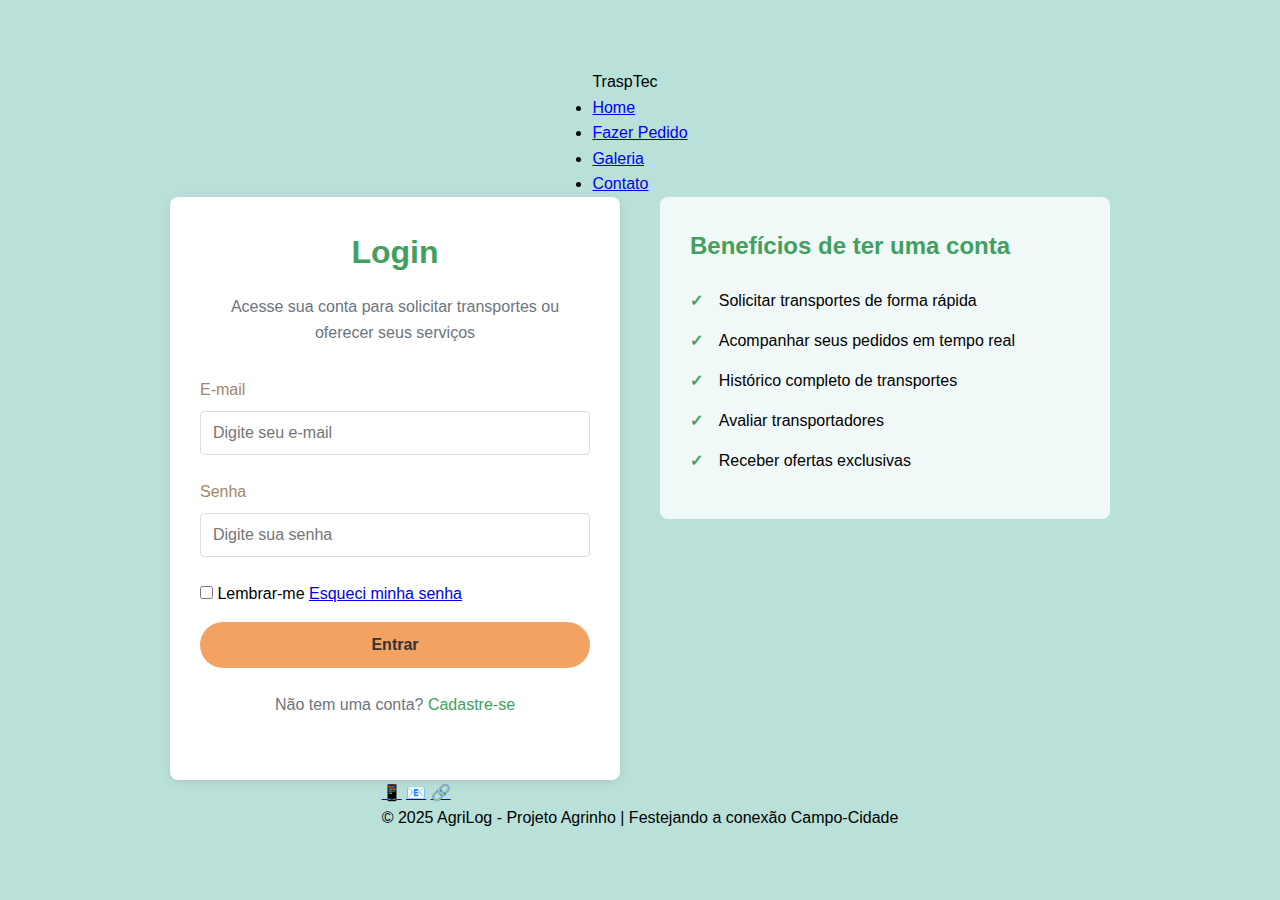
<file: login.html>
<!DOCTYPE html>
<html lang="pt-br">
<head>
    <meta charset="UTF-8">
    <meta name="viewport" content="width=device-width, initial-scale=1.0">
    <title>Login - AgriLog</title>
    <link rel="stylesheet" href="login.css">
</head>
<body>
    <!-- Header -->
    <header>
        <div class="logo">Trasp<span>Tec</span></div>
        <nav>
            <ul>
                <li><a href="index.html">Home</a></li>
                <li><a href="pedidos.html">Fazer Pedido</a></li>
                <li><a href="#galeria">Galeria</a></li>
                <li><a href="#contato">Contato</a></li>
            </ul>
        </nav>
    </header>
    
    <!-- Seção de Login -->
    <section class="auth-section">
        <div class="auth-container">
            <h2>Login</h2>
            <p>Acesse sua conta para solicitar transportes ou oferecer seus serviços</p>
            
            <form class="auth-form">
                <div class="campo">
                    <label for="email">E-mail</label>
                    <input type="email" id="email" placeholder="Digite seu e-mail" required>
                </div>
                
                <div class="campo">
                    <label for="senha">Senha</label>
                    <input type="password" id="senha" placeholder="Digite sua senha" required>
                </div>
                
                <div class="auth-options">
                    <label>
                        <input type="checkbox"> Lembrar-me
                    </label>
                    <a href="#" class="forgot-password">Esqueci minha senha</a>
                </div>
                
                <button type="submit" class="btn">Entrar</button>
                
                <div class="auth-switch">
                    <p>Não tem uma conta? <a href="cadastro.html">Cadastre-se</a></p>
                </div>
            </form>
        </div>
        
        <div class="auth-benefits">
            <h3>Benefícios de ter uma conta</h3>
            <ul>
                <li>Solicitar transportes de forma rápida</li>
                <li>Acompanhar seus pedidos em tempo real</li>
                <li>Histórico completo de transportes</li>
                <li>Avaliar transportadores</li>
                <li>Receber ofertas exclusivas</li>
            </ul>
        </div>
    </section>
    
    <!-- Footer -->
    <footer>
        <div class="redes-sociais">
            <a href="#">📱</a>
            <a href="#">📧</a>
            <a href="#">🔗</a>
        </div>
        <p>&copy; 2025 AgriLog - Projeto Agrinho | Festejando a conexão Campo-Cidade</p>
    </footer>
</body>
</html>
</file>
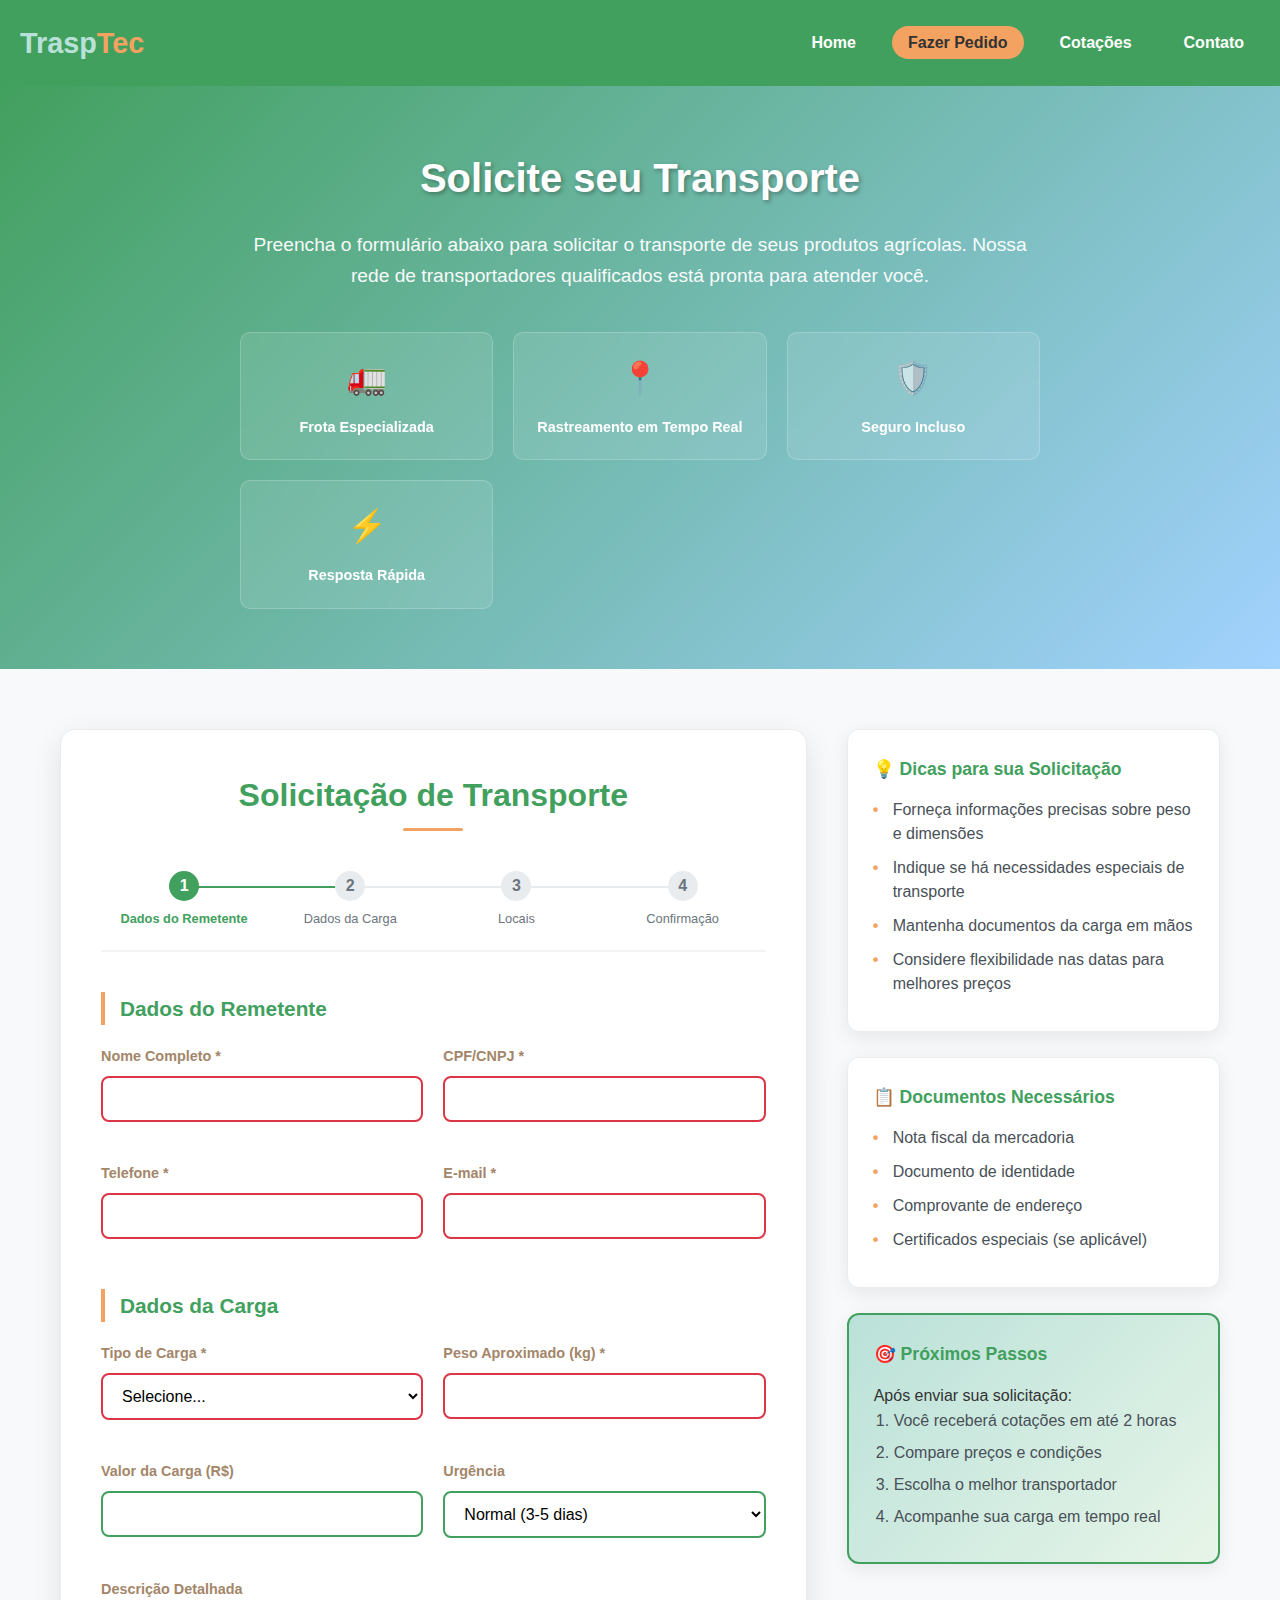
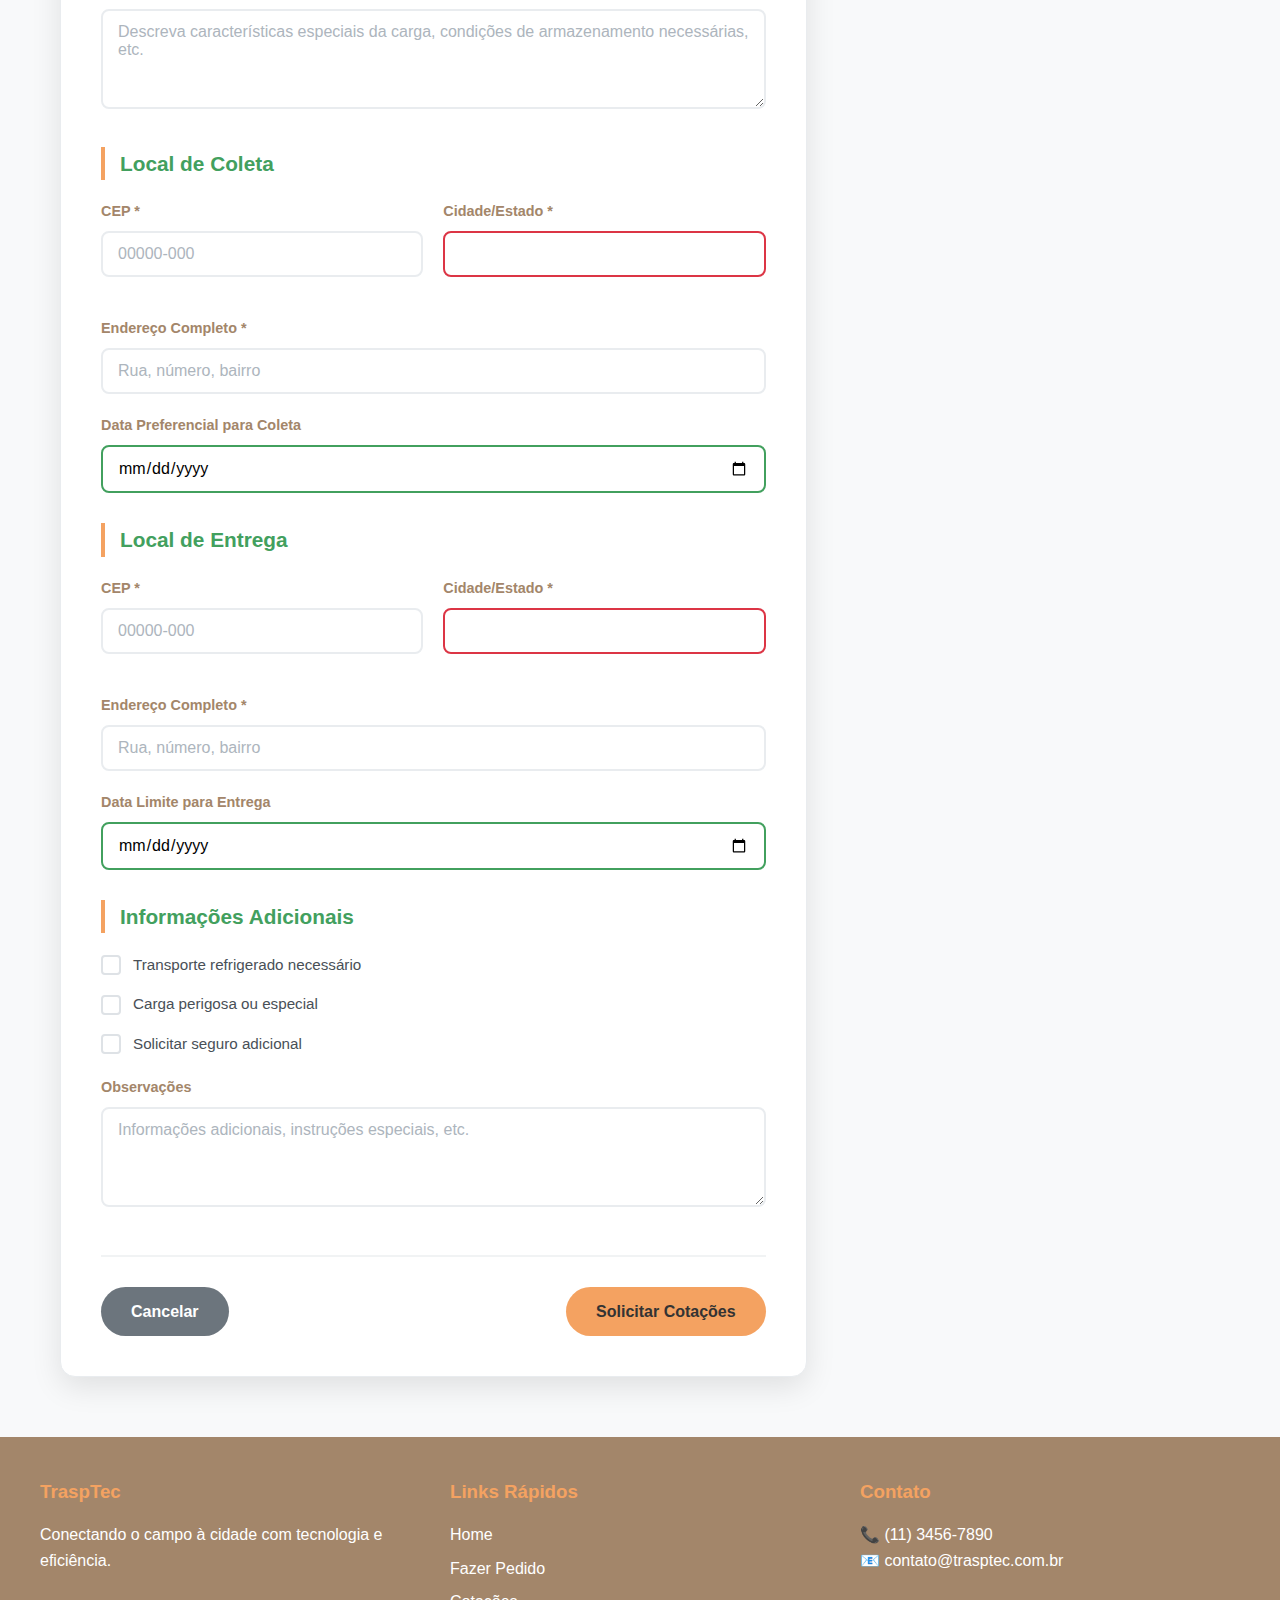
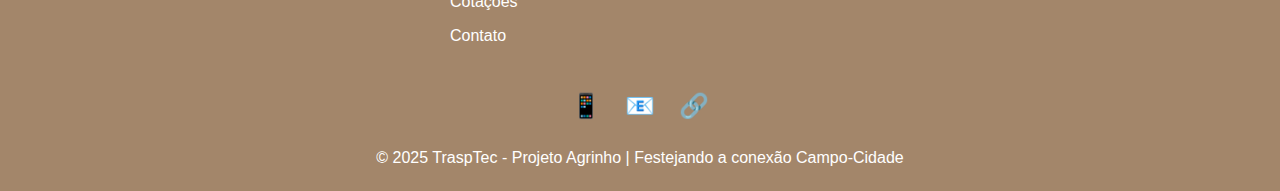
<file: pedidos.html>
<!DOCTYPE html>
<html lang="pt-br">
<head>
    <meta charset="UTF-8">
    <meta name="viewport" content="width=device-width, initial-scale=1.0">
    <title>Solicitar Transporte - TraspTec</title>
    <link rel="stylesheet" href="pedidos.css">
</head>
<body>
    <!-- Header -->
    <header class="header-simples">
        <div class="logo">Trasp<span>Tec</span></div>
        <nav>
            <ul>
                <li><a href="index.html">Home</a></li>
                <li><a href="pedidos.html" class="active">Fazer Pedido</a></li>
                <li><a href="cotacoes.html">Cotações</a></li>
                <li><a href="index.html#contato">Contato</a></li>
            </ul>
        </nav>
    </header>
    
    <!-- Seção Hero da Página -->
    <section class="hero-pedidos">
        <div class="container">
            <h1>Solicite seu Transporte</h1>
            <p>Preencha o formulário abaixo para solicitar o transporte de seus produtos agrícolas. Nossa rede de transportadores qualificados está pronta para atender você.</p>
            
            <!-- Benefícios do Serviço -->
            <div class="beneficios-rapidos">
                <div class="beneficio">
                    <span class="icon">🚛</span>
                    <span>Frota Especializada</span>
                </div>
                <div class="beneficio">
                    <span class="icon">📍</span>
                    <span>Rastreamento em Tempo Real</span>
                </div>
                <div class="beneficio">
                    <span class="icon">🛡️</span>
                    <span>Seguro Incluso</span>
                </div>
                <div class="beneficio">
                    <span class="icon">⚡</span>
                    <span>Resposta Rápida</span>
                </div>
            </div>
        </div>
    </section>
    
    <!-- Seção de Pedidos -->
    <section class="pedidos">
        <div class="container">
            <div class="form-container">
                <div class="form-pedido">
                    <h2 class="section-title">Solicitação de Transporte</h2>
                    
                    <!-- Progresso do Formulário -->
                    <div class="progresso-form">
                        <div class="etapa ativa">
                            <span class="numero">1</span>
                            <span class="texto">Dados do Remetente</span>
                        </div>
                        <div class="etapa">
                            <span class="numero">2</span>
                            <span class="texto">Dados da Carga</span>
                        </div>
                        <div class="etapa">
                            <span class="numero">3</span>
                            <span class="texto">Locais</span>
                        </div>
                        <div class="etapa">
                            <span class="numero">4</span>
                            <span class="texto">Confirmação</span>
                        </div>
                    </div>
                    
                    <form id="form-transporte" action="confirmacao.html" method="get">
                        <h3>Dados do Remetente</h3>
                        <div class="grupo-campos">
                            <div class="campo">
                                <label for="nome-remetente">Nome Completo *</label>
                                <input type="text" id="nome-remetente" name="nome" required>
                            </div>
                            <div class="campo">
                                <label for="cpf-remetente">CPF/CNPJ *</label>
                                <input type="text" id="cpf-remetente" name="cpf" required>
                            </div>
                        </div>
                        
                        <div class="grupo-campos">
                            <div class="campo">
                                <label for="tel-remetente">Telefone *</label>
                                <input type="tel" id="tel-remetente" name="telefone" required>
                            </div>
                            <div class="campo">
                                <label for="email-remetente">E-mail *</label>
                                <input type="email" id="email-remetente" name="email" required>
                            </div>
                        </div>
                        
                        <h3>Dados da Carga</h3>
                        <div class="grupo-campos">
                            <div class="campo">
                                <label for="tipo-carga">Tipo de Carga *</label>
                                <select id="tipo-carga" name="tipo-carga" required>
                                    <option value="">Selecione...</option>
                                    <option value="graos">Grãos (soja, milho, trigo)</option>
                                    <option value="hortifruti">Hortifrúti</option>
                                    <option value="leite">Laticínios</option>
                                    <option value="carnes">Carnes</option>
                                    <option value="cereais">Cereais</option>
                                    <option value="outros">Outros</option>
                                </select>
                            </div>
                            <div class="campo">
                                <label for="peso-carga">Peso Aproximado (kg) *</label>
                                <input type="number" id="peso-carga" name="peso" required min="1">
                            </div>
                        </div>
                        
                        <div class="grupo-campos">
                            <div class="campo">
                                <label for="valor-carga">Valor da Carga (R$)</label>
                                <input type="number" id="valor-carga" name="valor" step="0.01" min="0">
                            </div>
                            <div class="campo">
                                <label for="urgencia">Urgência</label>
                                <select id="urgencia" name="urgencia">
                                    <option value="normal">Normal (3-5 dias)</option>
                                    <option value="rapida">Rápida (1-2 dias)</option>
                                    <option value="expressa">Expressa (mesmo dia)</option>
                                </select>
                            </div>
                        </div>
                        
                        <div class="campo">
                            <label for="descricao-carga">Descrição Detalhada</label>
                            <textarea id="descricao-carga" name="descricao" placeholder="Descreva características especiais da carga, condições de armazenamento necessárias, etc."></textarea>
                        </div>
                        
                        <h3>Local de Coleta</h3>
                        <div class="grupo-campos">
                            <div class="campo">
                                <label for="cep-coleta">CEP *</label>
                                <input type="text" id="cep-coleta" name="cep-coleta" required placeholder="00000-000">
                            </div>
                            <div class="campo">
                                <label for="cidade-coleta">Cidade/Estado *</label>
                                <input type="text" id="cidade-coleta" name="cidade-coleta" required>
                            </div>
                        </div>
                        
                        <div class="campo">
                            <label for="endereco-coleta">Endereço Completo *</label>
                            <input type="text" id="endereco-coleta" name="endereco-coleta" required placeholder="Rua, número, bairro">
                        </div>
                        
                        <div class="campo">
                            <label for="data-coleta">Data Preferencial para Coleta</label>
                            <input type="date" id="data-coleta" name="data-coleta">
                        </div>
                        
                        <h3>Local de Entrega</h3>
                        <div class="grupo-campos">
                            <div class="campo">
                                <label for="cep-entrega">CEP *</label>
                                <input type="text" id="cep-entrega" name="cep-entrega" required placeholder="00000-000">
                            </div>
                            <div class="campo">
                                <label for="cidade-entrega">Cidade/Estado *</label>
                                <input type="text" id="cidade-entrega" name="cidade-entrega" required>
                            </div>
                        </div>
                        
                        <div class="campo">
                            <label for="endereco-entrega">Endereço Completo *</label>
                            <input type="text" id="endereco-entrega" name="endereco-entrega" required placeholder="Rua, número, bairro">
                        </div>
                        
                        <div class="campo">
                            <label for="data-entrega">Data Limite para Entrega</label>
                            <input type="date" id="data-entrega" name="data-entrega">
                        </div>
                        
                        <!-- Informações Adicionais -->
                        <h3>Informações Adicionais</h3>
                        <div class="opcoes-especiais">
                            <label class="checkbox-custom">
                                <input type="checkbox" id="refrigerado" name="refrigerado" value="sim">
                                <span class="checkmark"></span>
                                Transporte refrigerado necessário
                            </label>
                            <label class="checkbox-custom">
                                <input type="checkbox" id="carga-perigosa" name="carga-perigosa" value="sim">
                                <span class="checkmark"></span>
                                Carga perigosa ou especial
                            </label>
                            <label class="checkbox-custom">
                                <input type="checkbox" id="seguro-adicional" name="seguro-adicional" value="sim">
                                <span class="checkmark"></span>
                                Solicitar seguro adicional
                            </label>
                        </div>
                        
                        <div class="campo">
                            <label for="observacoes">Observações</label>
                            <textarea id="observacoes" name="observacoes" placeholder="Informações adicionais, instruções especiais, etc."></textarea>
                        </div>
                        
                        <div class="botoes-form">
                            <a href="index.html" class="btn btn-secundario">Cancelar</a>
                            <button type="submit" class="btn">Solicitar Cotações</button>
                        </div>
                    </form>
                </div>
                
                <!-- Sidebar com Informações -->
                <div class="sidebar-info">
                    <div class="info-box">
                        <h3>💡 Dicas para sua Solicitação</h3>
                        <ul>
                            <li>Forneça informações precisas sobre peso e dimensões</li>
                            <li>Indique se há necessidades especiais de transporte</li>
                            <li>Mantenha documentos da carga em mãos</li>
                            <li>Considere flexibilidade nas datas para melhores preços</li>
                        </ul>
                    </div>
                    
                    <div class="info-box">
                        <h3>📋 Documentos Necessários</h3>
                        <ul>
                            <li>Nota fiscal da mercadoria</li>
                            <li>Documento de identidade</li>
                            <li>Comprovante de endereço</li>
                            <li>Certificados especiais (se aplicável)</li>
                        </ul>
                    </div>
                    
                    <div class="info-box destaque">
                        <h3>🎯 Próximos Passos</h3>
                        <p>Após enviar sua solicitação:</p>
                        <ol>
                            <li>Você receberá cotações em até 2 horas</li>
                            <li>Compare preços e condições</li>
                            <li>Escolha o melhor transportador</li>
                            <li>Acompanhe sua carga em tempo real</li>
                        </ol>
                    </div>
                </div>
            </div>
        </div>
    </section>
    
    <!-- Footer -->
    <footer>
        <div class="footer-content">
            <div class="footer-section">
                <h3>TraspTec</h3>
                <p>Conectando o campo à cidade com tecnologia e eficiência.</p>
            </div>
            <div class="footer-section">
                <h3>Links Rápidos</h3>
                <ul>
                    <li><a href="index.html">Home</a></li>
                    <li><a href="pedidos.html">Fazer Pedido</a></li>
                    <li><a href="cotacoes.html">Cotações</a></li>
                    <li><a href="index.html#contato">Contato</a></li>
                </ul>
            </div>
            <div class="footer-section">
                <h3>Contato</h3>
                <p>📞 (11) 3456-7890</p>
                <p>📧 contato@trasptec.com.br</p>
            </div>
        </div>
        <div class="redes-sociais">
            <a href="#">📱</a>
            <a href="#">📧</a>
            <a href="#">🔗</a>
        </div>
        <p>&copy; 2025 TraspTec - Projeto Agrinho | Festejando a conexão Campo-Cidade</p>
    </footer>
</body>
</html>
</file>
<file: cadastro.css>
/* Estilos baseados no tema AgriLog/TranspTec */
:root {
    --verde-campo: #42a05e;
    --marrom-terra: #a3866a;
    --amarelo-colheita: #f4a261;
    --azul-ceu: #a2d2ff;
    --cinza-cidade: #6c757d;
    --verde-claro: #bae1d9;
    --header: #ffffff;
}

/* Estilos gerais */
body {
    background-color: var(--verde-claro);
    font-family: 'Segoe UI', Tahoma, Geneva, Verdana, sans-serif;
    margin: 0;
    padding: 0;
    line-height: 1.6;
}

/* Header */
header {
    background: linear-gradient(rgba(0,0,0,0.6), rgba(0,0,0,0.6)), 
                url('https://images.unsplash.com/photo-1500382017468-9049fed747ef?ixlib=rb-1.2.1&auto=format&fit=crop&w=1350&q=80');
    background-size: cover;
    background-position: center;
    color: white;
    padding: 20px;
    position: relative;
}

.logo {
    font-size: 1.8rem;
    font-weight: bold;
    color: var(--verde-claro);
}

.logo span {
    color: var(--amarelo-colheita);
}

nav ul {
    display: flex;
    list-style: none;
    gap: 20px;
}

nav a {
    color: var(--header);
    text-decoration: none;
    font-weight: 800;
}

/* Seção de autenticação */
.auth-section {
    display: flex;
    justify-content: space-between;
    max-width: 1200px;
    margin: 2rem auto;
    padding: 0 1rem;
    gap: 2rem;
}

.auth-container {
    flex: 1;
    max-width: 600px;
    background: white;
    padding: 2rem;
    border-radius: 8px;
    box-shadow: 0 2px 10px rgba(0, 0, 0, 0.1);
}

.auth-container h2 {
    color: var(--verde-campo);
    font-size: 2rem;
    margin-bottom: 1rem;
}

.auth-container p {
    color: var(--cinza-cidade);
    margin-bottom: 2rem;
}

/* Formulário */
.auth-form {
    margin-top: 2rem;
}

.grupo-campos {
    display: grid;
    grid-template-columns: 1fr 1fr;
    gap: 20px;
    margin-bottom: 1.2rem;
    padding-right: 10px;
}

.campo {
    margin-bottom: 1.2rem;
}

.campo label {
    display: block;
    margin-bottom: 0.5rem;
    color: var(--marrom-terra);
    font-weight: 500;
}

.campo input {
    width: 100%;
    padding: 0.8rem;
    padding-right: 0px;
    border: 1px solid #ddd;
    border-radius: 4px;
    font-size: 1rem;
}

/* Tipo de cadastro - substituição do JavaScript */
.radio-hidden {
    position: absolute;
    opacity: 0;
    width: 0;
    height: 0;
}

.tipo-cadastro {
    display: flex;
    gap: 1rem;
    margin: 1.5rem 0;
}

.btn-tipo {
    flex: 1;
    padding: 0.8rem;
    background: #f5f5f5;
    border: none;
    border-radius: 4px;
    cursor: pointer;
    font-weight: 500;
    transition: all 0.3s;
    text-align: center;
    display: block;
}

/* Estilo para o botão selecionado */
.radio-hidden:checked + .btn-tipo {
    background: var(--verde-campo);
    color: white;
}

/* Termos */
.termos {
    margin: 1.5rem 0;
    font-size: 0.9rem;
}

.termos a {
    color: var(--verde-campo);
    text-decoration: none;
}

.termos a:hover {
    text-decoration: underline;
}

/* Botão */
.btn {
    display: inline-block;
    background-color: var(--amarelo-colheita);
    color: #333;
    padding: 12px 30px;
    border: none;
    border-radius: 50px;
    text-decoration: none;
    font-weight: bold;
    cursor: pointer;
    transition: all 0.3s;
    width: 100%;
    text-align: center;
}

.btn:hover {
    background-color: var(--verde-campo);
    color: white;
    transform: translateY(-2px);
}

/* Benefícios */
.auth-benefits {
    flex: 1;
    max-width: 500px;
    padding: 1rem;
}

.auth-benefits h3 {
    color: var(--verde-campo);
    margin-bottom: 1rem;
}

.auth-benefits ul {
    list-style-type: none;
    padding: 0;
}

.auth-benefits li {
    margin-bottom: 0.8rem;
    position: relative;
    padding-left: 1.5rem;
}

.auth-benefits li:before {
    content: "✓";
    color: var(--verde-campo);
    position: absolute;
    left: 0;
}

.depoimento {
    margin-top: 2rem;
    padding: 1.5rem;
    background: #f9f9f9;
    border-left: 4px solid var(--verde-campo);
    font-style: italic;
}

.autor {
    text-align: right;
    font-weight: 500;
    margin-top: 0.5rem;
}

/* Footer */
footer {
    background-color: var(--marrom-terra);
    color: white;
    text-align: center;
    padding: 30px 20px;
}

.redes-sociais {
    margin-bottom: 20px;
}

.redes-sociais a {
    color: white;
    margin: 0 10px;
    font-size: 1.5rem;
    text-decoration: none;
}

.campo.endereco {
    padding-right: 10px;
}

/* Responsividade */
@media (max-width: 768px) {
    .auth-section {
        flex-direction: column;
    }
    
    .grupo-campos {
        grid-template-columns: 1fr;
    }
    
    nav ul {
        flex-wrap: wrap;
        justify-content: center;
    }
}
</file>
<file: confirmacao.css>
:root {
            --verde-campo: #42a05e;
            --marrom-terra: #a3866a;
            --amarelo-colheita: #f4a261;
            --azul-ceu: #a2d2ff;
            --cinza-cidade: #6c757d;
            --verde-claro: #bae1d9;
            --header: #ffffff;
            --branco: #ffffff;
            --cinza-claro: #f8f9fa;
            --texto-escuro: #2c3e50;
            --sombra-suave: 0 5px 20px rgba(0, 0, 0, 0.1);
            --sombra-hover: 0 8px 25px rgba(0, 0, 0, 0.15);
        }

        /* Reset e Estilos Gerais */
        * {
            margin: 0;
            padding: 0;
            box-sizing: border-box;
        }

        body {
            font-family: "Segoe UI", Tahoma, Geneva, Verdana, sans-serif;
            line-height: 1.6;
            color: var(--texto-escuro);
            background-color: var(--cinza-claro);
        }

        /* Header */
        header {
            background-color: var(--header);
            padding: 20px 5%;
            display: flex;
            justify-content: space-between;
            align-items: center;
            box-shadow: var(--sombra-suave);
            position: sticky;
            top: 0;
            z-index: 1000;
        }

        .logo {
            font-size: 1.8rem;
            font-weight: bold;
            color: var(--texto-escuro);
        }

        .logo span {
            color: var(--verde-campo);
        }

        nav ul {
            display: flex;
            list-style: none;
            gap: 30px;
        }

        nav a {
            text-decoration: none;
            color: var(--texto-escuro);
            font-weight: 500;
            transition: all 0.3s ease;
            padding: 8px 16px;
            border-radius: 20px;
        }

        nav a:hover {
            background-color: var(--amarelo-colheita);
            color: #333;
            transform: translateY(-2px);
        }

        /* Container Principal */
        .confirmacao {
            padding: 80px 20px;
            background: linear-gradient(135deg, #f8f9fa 0%, #e9ecef 100%);
            min-height: calc(100vh - 140px);
        }

        .container {
            max-width: 1200px;
            margin: 0 auto;
            padding: 0 15px;
        }

        .confirmacao-content {
            max-width: 800px;
            margin: 0 auto;
            text-align: center;
        }

        /* Ícone de Sucesso */
        .icone-sucesso {
            margin-bottom: 30px;
        }

        .check-circle {
            width: 100px;
            height: 100px;
            background: linear-gradient(135deg, #28a745, #20c997);
            border-radius: 50%;
            margin: 0 auto;
            display: flex;
            align-items: center;
            justify-content: center;
            box-shadow: 0 10px 30px rgba(40, 167, 69, 0.3);
            animation: pulseSuccess 2s infinite;
        }

        .check-mark {
            color: white;
            font-size: 3rem;
            font-weight: bold;
        }

        @keyframes pulseSuccess {
            0%, 100% { transform: scale(1); }
            50% { transform: scale(1.05); }
        }

        /* Títulos e Mensagens */
        .confirmacao h1 {
            color: var(--verde-campo);
            font-size: 2.5rem;
            margin-bottom: 20px;
            font-weight: bold;
        }

        .mensagem-principal {
            font-size: 1.2rem;
            color: var(--cinza-cidade);
            margin-bottom: 40px;
            line-height: 1.6;
        }

        /* Cards Base */
        .card-base {
            background: white;
            padding: 30px;
            border-radius: 15px;
            box-shadow: var(--sombra-suave);
            margin-bottom: 40px;
            border: 1px solid #dee2e6;
            transition: all 0.3s ease;
        }

        .card-base:hover {
            transform: translateY(-5px);
            box-shadow: var(--sombra-hover);
        }

        .card-base h3 {
            color: var(--verde-campo);
            margin-bottom: 20px;
            font-size: 1.3rem;
        }

        /* Detalhes da Solicitação */
        .detalhes-solicitacao {
            background: white;
            padding: 30px;
            border-radius: 15px;
            box-shadow: var(--sombra-suave);
            margin-bottom: 40px;
            border: 1px solid #dee2e6;
        }

        .info-grid {
            display: grid;
            grid-template-columns: repeat(auto-fit, minmax(200px, 1fr));
            gap: 20px;
        }

        .info-item {
            display: flex;
            flex-direction: column;
            gap: 5px;
            padding: 15px;
            background: #f8f9fa;
            border-radius: 10px;
            border-left: 4px solid var(--verde-campo);
        }

        .info-item strong {
            color: var(--marrom-terra);
            font-size: 0.9rem;
            text-transform: uppercase;
            letter-spacing: 0.5px;
        }

        .info-item span {
            color: var(--texto-escuro);
            font-weight: 600;
            font-size: 1.1rem;
        }

        .status-pendente {
            background: linear-gradient(135deg, #fff3cd, #ffeaa7);
            color: #856404;
            padding: 8px 16px;
            border-radius: 25px;
            font-size: 0.85rem;
            display: inline-block;
            font-weight: 600;
            border: 1px solid #ffeaa7;
        }

        /* Timeline */
        .proximos-passos {
            background: white;
            padding: 30px;
            border-radius: 15px;
            box-shadow: var(--sombra-suave);
            margin-bottom: 40px;
            text-align: left;
            border: 1px solid #dee2e6;
        }

        .proximos-passos h3 {
            text-align: center;
            margin-bottom: 25px;
        }

        .timeline {
            position: relative;
            padding-left: 20px;
        }

        .timeline::before {
            content: "";
            position: absolute;
            left: 20px;
            top: 0;
            bottom: 0;
            width: 3px;
            background: linear-gradient(to bottom, var(--verde-campo), #dee2e6);
            border-radius: 2px;
        }

        .timeline-item {
            position: relative;
            padding-left: 50px;
            margin-bottom: 35px;
        }

        .timeline-item:last-child {
            margin-bottom: 0;
        }

        .timeline-icon {
            position: absolute;
            left: 0;
            top: 0;
            width: 42px;
            height: 42px;
            background: #dee2e6;
            border-radius: 50%;
            display: flex;
            align-items: center;
            justify-content: center;
            color: white;
            font-weight: bold;
            font-size: 1rem;
            border: 3px solid white;
            box-shadow: 0 2px 10px rgba(0, 0, 0, 0.1);
            transition: all 0.3s ease;
        }

        .timeline-item.ativo .timeline-icon {
            background: linear-gradient(135deg, var(--verde-campo), #20c997);
            animation: pulse 2s infinite;
        }

        @keyframes pulse {
            0%, 100% { transform: scale(1); }
            50% { transform: scale(1.1); }
        }

        .timeline-content h4 {
            color: var(--verde-campo);
            margin-bottom: 8px;
            font-size: 1.1rem;
            font-weight: 600;
        }

        .timeline-content p {
            color: var(--cinza-cidade);
            margin-bottom: 5px;
            line-height: 1.5;
        }

        .timeline-content small {
            color: var(--marrom-terra);
            font-weight: 600;
            background: rgba(244, 162, 97, 0.1);
            padding: 2px 8px;
            border-radius: 12px;
            font-size: 0.8rem;
        }

        /* Cards de Informação */
        .info-cards {
            display: grid;
            grid-template-columns: repeat(auto-fit, minmax(250px, 1fr));
            gap: 20px;
            margin-bottom: 40px;
        }

        .info-card {
            background: white;
            padding: 25px;
            border-radius: 15px;
            box-shadow: var(--sombra-suave);
            text-align: center;
            border: 1px solid #dee2e6;
            transition: all 0.3s ease;
            position: relative;
            overflow: hidden;
        }

        .info-card::before {
            content: "";
            position: absolute;
            top: 0;
            left: 0;
            right: 0;
            height: 4px;
            background: linear-gradient(90deg, var(--verde-campo), var(--amarelo-colheita));
        }

        .info-card:hover {
            transform: translateY(-8px);
            box-shadow: var(--sombra-hover);
        }

        .card-icon {
            font-size: 2.5rem;
            margin-bottom: 15px;
            display: block;
            filter: drop-shadow(0 2px 4px rgba(0, 0, 0, 0.1));
        }

        .info-card h4 {
            color: var(--verde-campo);
            margin-bottom: 10px;
            font-size: 1.1rem;
            font-weight: 600;
        }

        .info-card p {
            color: var(--cinza-cidade);
            line-height: 1.6;
            font-size: 0.95rem;
        }

        /* Botões */
        .btn {
            display: inline-block;
            background-color: var(--amarelo-colheita);
            color: #333;
            padding: 14px 32px;
            border-radius: 50px;
            text-decoration: none;
            font-weight: bold;
            transition: all 0.3s ease;
            border: none;
            cursor: pointer;
            font-size: 1rem;
            position: relative;
            overflow: hidden;
        }

        .btn::before {
            content: "";
            position: absolute;
            top: 0;
            left: -100%;
            width: 100%;
            height: 100%;
            background: linear-gradient(90deg, transparent, rgba(255, 255, 255, 0.2), transparent);
            transition: left 0.5s;
        }

        .btn:hover::before {
            left: 100%;
        }

        .btn:hover {
            background-color: var(--verde-campo);
            color: white;
            transform: translateY(-3px);
            box-shadow: 0 8px 20px rgba(66, 160, 94, 0.3);
        }

        .btn-secundario {
            background-color: var(--cinza-cidade);
            color: white;
        }

        .btn-secundario:hover {
            background-color: #5a6268;
            box-shadow: 0 8px 20px rgba(108, 117, 125, 0.3);
        }

        .btn-outline {
            background: transparent;
            border: 2px solid var(--verde-campo);
            color: var(--verde-campo);
        }

        .btn-outline:hover {
            background: var(--verde-campo);
            color: white;
            box-shadow: 0 8px 20px rgba(66, 160, 94, 0.3);
        }

        .acoes-confirmacao {
            display: flex;
            justify-content: center;
            gap: 20px;
            margin-bottom: 40px;
            flex-wrap: wrap;
        }

        /* Contato Suporte */
        .contato-suporte {
            background: linear-gradient(135deg, rgba(66, 160, 94, 0.1), rgba(186, 225, 217, 0.2));
            padding: 30px;
            border-radius: 15px;
            border: 2px solid rgba(66, 160, 94, 0.2);
            text-align: center;
            position: relative;
        }

        .contato-suporte::before {
            content: "💬";
            position: absolute;
            top: -15px;
            left: 50%;
            transform: translateX(-50%);
            background: white;
            padding: 10px;
            border-radius: 50%;
            font-size: 1.5rem;
            box-shadow: 0 2px 10px rgba(0, 0, 0, 0.1);
        }

        .contato-suporte p {
            margin-bottom: 12px;
            color: var(--texto-escuro);
        }

        .contato-suporte p:first-child {
            font-weight: bold;
            color: var(--verde-campo);
            font-size: 1.1rem;
            margin-top: 10px;
        }

        .contatos {
            display: flex;
            justify-content: center;
            gap: 30px;
            flex-wrap: wrap;
            margin-top: 20px;
        }

        .contatos span {
            color: var(--marrom-terra);
            font-weight: 600;
            font-size: 0.95rem;
            padding: 8px 16px;
            background: rgba(255, 255, 255, 0.7);
            border-radius: 25px;
            transition: all 0.3s ease;
        }

        .contatos span:hover {
            background: white;
            transform: translateY(-2px);
            box-shadow: 0 4px 12px rgba(0, 0, 0, 0.1);
        }

        /* Footer */
        footer {
            background: linear-gradient(135deg, var(--marrom-terra), #8b7355);
            color: white;
            padding: 60px 20px 20px;
            position: relative;
        }

        .footer-content {
            display: grid;
            grid-template-columns: repeat(auto-fit, minmax(250px, 1fr));
            gap: 40px;
            max-width: 1200px;
            margin: 0 auto 40px;
        }

        .footer-section h3 {
            color: var(--amarelo-colheita);
            font-size: 1.2rem;
            margin-bottom: 20px;
            position: relative;
            padding-bottom: 10px;
        }

        .footer-section h3::after {
            content: "";
            position: absolute;
            bottom: 0;
            left: 0;
            width: 50px;
            height: 2px;
            background: var(--amarelo-colheita);
        }

        .footer-section p,
        .footer-section a {
            color: #e9ecef;
            margin-bottom: 12px;
            display: block;
            text-decoration: none;
            transition: all 0.3s ease;
        }

        .footer-section a:hover {
            color: var(--amarelo-colheita);
            padding-left: 8px;
        }

        .footer-section ul {
            list-style: none;
        }

        .redes-sociais {
            display: flex;
            justify-content: center;
            gap: 20px;
            margin-bottom: 20px;
        }

        .redes-sociais a {
            color: white;
            font-size: 1.5rem;
            transition: all 0.3s ease;
            padding: 10px;
            border-radius: 50%;
            background: rgba(255, 255, 255, 0.1);
        }

        .redes-sociais a:hover {
            color: var(--amarelo-colheita);
            transform: translateY(-3px);
            background: rgba(255, 255, 255, 0.2);
        }

        footer > p {
            color: rgba(255, 255, 255, 0.7);
            font-size: 0.9rem;
            text-align: center;
            border-top: 1px solid rgba(255, 255, 255, 0.1);
            padding-top: 20px;
            margin: 0 auto;
            max-width: 1200px;
        }

        /* Responsividade */
        @media (max-width: 768px) {
            header {
                flex-direction: column;
                gap: 20px;
                padding: 15px;
            }

            nav ul {
                gap: 15px;
                flex-wrap: wrap;
                justify-content: center;
            }

            .confirmacao {
                padding: 60px 15px;
            }

            .confirmacao h1 {
                font-size: 2rem;
            }

            .mensagem-principal {
                font-size: 1.1rem;
            }

            .check-circle {
                width: 80px;
                height: 80px;
            }

            .check-mark {
                font-size: 2.5rem;
            }

            .detalhes-solicitacao,
            .proximos-passos {
                padding: 20px;
            }

            .info-grid {
                grid-template-columns: 1fr;
                gap: 15px;
            }

            .timeline {
                padding-left: 15px;
            }

            .timeline::before {
                left: 17px;
            }

            .timeline-item {
                padding-left: 40px;
            }

            .timeline-icon {
                width: 35px;
                height: 35px;
                font-size: 0.8rem;
            }

            .acoes-confirmacao {
                flex-direction: column;
                align-items: center;
            }

            .acoes-confirmacao .btn {
                width: 100%;
                max-width: 300px;
            }

            .contatos {
                flex-direction: column;
                gap: 15px;
                align-items: center;
            }

            .footer-content {
                grid-template-columns: 1fr;
                text-align: center;
            }
        }

        @media (max-width: 480px) {
            .confirmacao {
                padding: 40px 10px;
            }

            .confirmacao h1 {
                font-size: 1.8rem;
            }

            .card-base,
            .detalhes-solicitacao,
            .proximos-passos,
            .info-card {
                padding: 15px;
            }

            .timeline-item {
                padding-left: 35px;
            }

            .timeline-icon {
                width: 30px;
                height: 30px;
                font-size: 0.7rem;
            }

            .info-cards {
                grid-template-columns: 1fr;
            }
        }

        /* Animações adicionais */
        @keyframes fadeInUp {
            from {
                opacity: 0;
                transform: translateY(30px);
            }
            to {
                opacity: 1;
                transform: translateY(0);
            }
        }

        .confirmacao-content > * {
            animation: fadeInUp 0.6s ease-out forwards;
        }

        .confirmacao-content > *:nth-child(2) { animation-delay: 0.1s; }
        .confirmacao-content > *:nth-child(3) { animation-delay: 0.2s; }
        .confirmacao-content > *:nth-child(4) { animation-delay: 0.3s; }
        .confirmacao-content > *:nth-child(5) { animation-delay: 0.4s; }
        .confirmacao-content > *:nth-child(6) { animation-delay: 0.5s; }
</file>
<file: cotacoes.css>
:root {
  --verde-campo: #42a05e;
  --marrom-terra: #a3866a;
  --amarelo-colheita: #f4a261;
  --azul-ceu: #a2d2ff;
  --cinza-cidade: #6c757d;
  --verde-claro: #bae1d9;
  --header: #ffffff;
  --branco: #ffffff;
  --cinza-claro: #f8f9fa;
  --borda-tabela: #dee2e6;
  --sombra-card: rgba(0, 0, 0, 0.08);
  --sombra-hover: 0 8px 25px rgba(0, 0, 0, 0.15);
  --texto-escuro: #2c3e50;
  --gradiente-suave: linear-gradient(135deg, #f8f9fa 0%, #e9ecef 100%);
  --sombra-suave: 0 5px 20px rgba(0, 0, 0, 0.1);
}

/* Reset e Estilos Gerais */
* {
  margin: 0;
  padding: 0;
  box-sizing: border-box;
}

body {
  font-family: "Segoe UI", Tahoma, Geneva, Verdana, sans-serif;
  background: var(--gradiente-suave);
  color: var(--texto-escuro);
  line-height: 1.6;
}

.container {
  max-width: 1200px;
  margin: 0 auto;
  padding: 0 20px;
}

/* Header */
header {
  background-color: var(--header);
  padding: 15px 5%;
  display: flex;
  justify-content: space-between;
  align-items: center;
  box-shadow: 0 2px 10px rgba(0, 0, 0, 0.1);
  position: sticky;
  top: 0;
  z-index: 1000;
}

.logo {
  font-size: 1.8rem;
  font-weight: bold;
  color: var(--texto-escuro);
}

.logo span {
  color: var(--verde-campo);
}

nav ul {
  display: flex;
  list-style: none;
  gap: 20px;
}

nav a {
  text-decoration: none;
  color: var(--texto-escuro);
  font-weight: 500;
  padding: 8px 16px;
  border-radius: 20px;
  transition: background-color 0.2s ease;
}

nav a:hover {
  background-color: var(--amarelo-colheita);
  color: var(--texto-escuro);
}

nav a.active {
  background-color: var(--amarelo-colheita);
  color: var(--texto-escuro);
}

/* Seção Principal */
.cotacoes-principais {
  padding: 80px 0;
  background-color: var(--branco);
  position: relative;
}

.cotacoes-principais::before {
  content: "";
  position: absolute;
  top: 0;
  left: 0;
  right: 0;
  height: 100px;
  background: var(--gradiente-suave);
  z-index: -1;
}

.cotacoes-principais h1 {
  font-size: 3rem;
  color: var(--verde-campo);
  text-align: center;
  margin-bottom: 20px;
  font-weight: 700;
  text-shadow: 2px 2px 4px rgba(0, 0, 0, 0.1);
}

.cotacoes-principais .subtitulo {
  font-size: 1.2rem;
  color: var(--cinza-cidade);
  text-align: center;
  margin-bottom: 50px;
  max-width: 800px;
  margin-left: auto;
  margin-right: auto;
  line-height: 1.8;
}

/* Filtros */
.filtros-cotacao {
  display: grid;
  grid-template-columns: repeat(auto-fit, minmax(200px, 1fr));
  gap: 25px;
  margin-bottom: 50px;
  background: linear-gradient(
    135deg,
    var(--verde-claro),
    rgba(186, 225, 217, 0.5)
  );
  padding: 35px;
  border-radius: 20px;
  box-shadow: 0 8px 25px var(--sombra-card);
  border: 1px solid rgba(66, 160, 94, 0.1);
}

.filtro-grupo {
  display: flex;
  flex-direction: column;
  align-items: flex-start;
}

.filtro-grupo label {
  font-weight: 700;
  margin-bottom: 10px;
  color: var(--marrom-terra);
  font-size: 1rem;
  text-transform: uppercase;
  letter-spacing: 0.5px;
}

.filtro-grupo select {
  width: 100%;
  padding: 12px 16px;
  border: 2px solid transparent;
  border-radius: 12px;
  background-color: var(--branco);
  font-size: 1rem;
  color: #555;
  appearance: none;
  background-image: url("data:image/svg+xml;charset=US-ASCII,%3Csvg xmlns%3D%22http%3A%2F%2Fwww.w3.org%2F2000%2Fsvg%22 viewBox%3D%220 0 4 5%22%3E%3Cpath fill%3D%22%23343a40%22 d%3D%22M2 0L0 2h4zm0 5L0 3h4z%22%2F%3E%3C%2Fsvg%3E");
  background-repeat: no-repeat;
  background-position: right 12px center;
  background-size: 10px 12px;
  cursor: pointer;
  transition: all 0.3s ease;
  box-shadow: 0 2px 8px rgba(0, 0, 0, 0.05);
}

.filtro-grupo select:hover {
  border-color: var(--verde-campo);
  transform: translateY(-2px);
  box-shadow: 0 4px 15px rgba(66, 160, 94, 0.2);
}

.filtro-grupo select:focus {
  outline: none;
  border-color: var(--amarelo-colheita);
  box-shadow: 0 0 0 4px rgba(244, 162, 97, 0.2);
}

/* Tabela */
.tabela-cotacoes {
  overflow-x: auto;
  margin-bottom: 60px;
  box-shadow: 0 10px 30px var(--sombra-hover);
  border-radius: 20px;
  background-color: var(--branco);
  border: 1px solid var(--borda-tabela);
}

.tabela-cotacoes table {
  width: 100%;
  border-collapse: separate;
  border-spacing: 0;
  min-width: 800px;
}

.tabela-cotacoes thead {
  background: linear-gradient(135deg, var(--verde-campo), var(--marrom-terra));
  color: var(--branco);
}

.tabela-cotacoes th {
  padding: 20px;
  text-align: left;
  font-weight: 700;
  font-size: 1rem;
  text-transform: uppercase;
  letter-spacing: 0.5px;
  text-shadow: 1px 1px 2px rgba(0, 0, 0, 0.2);
}

.tabela-cotacoes td {
  padding: 18px 20px;
  border-bottom: 1px solid var(--borda-tabela);
  transition: all 0.3s ease;
}

.tabela-cotacoes th:first-child {
  border-top-left-radius: 20px;
}

.tabela-cotacoes th:last-child {
  border-top-right-radius: 20px;
}

.tabela-cotacoes tbody tr:last-child td:first-child {
  border-bottom-left-radius: 20px;
}

.tabela-cotacoes tbody tr:last-child td:last-child {
  border-bottom-right-radius: 20px;
}

.tabela-cotacoes tbody tr:nth-child(even) {
  background-color: rgba(248, 249, 250, 0.5);
}

.tabela-cotacoes tbody tr:hover {
  background: linear-gradient(
    90deg,
    rgba(66, 160, 94, 0.05),
    rgba(186, 225, 217, 0.1)
  );
  transform: scale(1.01);
  box-shadow: 0 4px 15px rgba(0, 0, 0, 0.1);
}

.produto-info {
  display: flex;
  align-items: center;
  gap: 12px;
  font-weight: 600;
  color: #444;
}

.produto-icon {
  font-size: 1.8rem;
  filter: drop-shadow(0 2px 4px rgba(0, 0, 0, 0.1));
}

.preco {
  font-weight: 800;
  color: var(--marrom-terra);
  font-size: 1.2rem;
  text-shadow: 1px 1px 2px rgba(0, 0, 0, 0.1);
}

.variacao {
  font-weight: 700;
  padding: 8px 14px;
  border-radius: 20px;
  font-size: 0.9rem;
  display: inline-block;
  min-width: 80px;
  text-align: center;
  text-shadow: 1px 1px 2px rgba(0, 0, 0, 0.1);
  transition: all 0.3s ease;
}

.variacao:hover {
  transform: scale(1.05);
}

.variacao.positiva {
  background: linear-gradient(135deg, #d4edda, #c3e6cb);
  color: #155724;
  border: 1px solid #c3e6cb;
}

.variacao.negativa {
  background: linear-gradient(135deg, #f8d7da, #f5c6cb);
  color: #721c24;
  border: 1px solid #f5c6cb;
}

.variacao.neutra {
  background: linear-gradient(135deg, #e2e3e5, #d6d8db);
  color: #383d41;
  border: 1px solid #d6d8db;
}

.btn-pequeno {
  display: inline-block;
  background: linear-gradient(135deg, var(--amarelo-colheita), #e67e22);
  color: var(--branco);
  padding: 10px 18px;
  border-radius: 25px;
  text-decoration: none;
  font-size: 0.9rem;
  font-weight: 600;
  transition: all 0.3s ease;
  border: none;
  cursor: pointer;
  text-shadow: 1px 1px 2px rgba(0, 0, 0, 0.2);
  position: relative;
  overflow: hidden;
}

.btn-pequeno::before {
  content: "";
  position: absolute;
  top: 0;
  left: -100%;
  width: 100%;
  height: 100%;
  background: linear-gradient(
    90deg,
    transparent,
    rgba(255, 255, 255, 0.3),
    transparent
  );
  transition: left 0.5s;
}

.btn-pequeno:hover::before {
  left: 100%;
}

.btn-pequeno:hover {
  background: linear-gradient(135deg, #e67e22, var(--verde-campo));
  transform: translateY(-3px);
  box-shadow: 0 6px 20px rgba(230, 126, 34, 0.4);
}

/* Cards de Informação */
.info-cotacoes {
  display: grid;
  grid-template-columns: repeat(auto-fit, minmax(300px, 1fr));
  gap: 30px;
  margin-bottom: 70px;
}

.info-card {
  background: linear-gradient(
    135deg,
    var(--verde-claro),
    rgba(186, 225, 217, 0.7)
  );
  padding: 35px;
  border-radius: 20px;
  text-align: center;
  box-shadow: 0 8px 25px var(--sombra-card);
  transition: all 0.4s ease;
  border: 1px solid rgba(66, 160, 94, 0.1);
  position: relative;
  overflow: hidden;
}

.info-card::before {
  content: "";
  position: absolute;
  top: 0;
  left: 0;
  right: 0;
  height: 4px;
  background: linear-gradient(135deg, var(--verde-campo), var(--marrom-terra));
}

.info-card:hover {
  transform: translateY(-10px) scale(1.02);
  box-shadow: 0 15px 40px rgba(0, 0, 0, 0.2);
}

.info-card h3 {
  color: var(--verde-campo);
  font-size: 1.6rem;
  margin-bottom: 18px;
  display: flex;
  align-items: center;
  justify-content: center;
  gap: 12px;
  font-weight: 700;
}

.info-card p {
  color: #555;
  line-height: 1.8;
  font-size: 1rem;
}

/* Call to Action */
.cta-cotacoes {
  background: linear-gradient(135deg, var(--verde-campo), var(--marrom-terra));
  color: var(--branco);
  padding: 70px 40px;
  text-align: center;
  border-radius: 25px;
  box-shadow: 0 15px 40px rgba(0, 0, 0, 0.2);
  position: relative;
  overflow: hidden;
}

.cta-cotacoes::before {
  content: "";
  position: absolute;
  top: -50%;
  left: -50%;
  width: 200%;
  height: 200%;
  background: radial-gradient(
    circle,
    rgba(255, 255, 255, 0.1) 0%,
    transparent 70%
  );
  animation: rotate 20s linear infinite;
}

@keyframes rotate {
  0% {
    transform: rotate(0deg);
  }
  100% {
    transform: rotate(360deg);
  }
}

.cta-cotacoes h2 {
  font-size: 2.8rem;
  margin-bottom: 25px;
  text-shadow: 2px 2px 4px rgba(0, 0, 0, 0.3);
  font-weight: 700;
  position: relative;
  z-index: 1;
}

.cta-cotacoes p {
  font-size: 1.3rem;
  margin-bottom: 35px;
  max-width: 700px;
  margin-left: auto;
  margin-right: auto;
  opacity: 0.95;
  line-height: 1.6;
  position: relative;
  z-index: 1;
}

.btn-grande {
  padding: 18px 45px;
  font-size: 1.3rem;
  background: linear-gradient(135deg, var(--amarelo-colheita), #e67e22);
  color: #333;
  border-radius: 50px;
  text-decoration: none;
  font-weight: 700;
  transition: all 0.4s ease;
  border: none;
  cursor: pointer;
  text-shadow: 1px 1px 2px rgba(0, 0, 0, 0.1);
  position: relative;
  z-index: 1;
  overflow: hidden;
}

.btn-grande::before {
  content: "";
  position: absolute;
  top: 0;
  left: -100%;
  width: 100%;
  height: 100%;
  background: linear-gradient(
    90deg,
    transparent,
    rgba(255, 255, 255, 0.3),
    transparent
  );
  transition: left 0.5s;
}

.btn-grande:hover::before {
  left: 100%;
}

.btn-grande:hover {
  background: linear-gradient(135deg, var(--branco), #f8f9fa);
  color: var(--verde-campo);
  transform: translateY(-5px) scale(1.05);
  box-shadow: 0 12px 30px rgba(0, 0, 0, 0.4);
}

/* Footer */
footer {
  background: linear-gradient(135deg, var(--marrom-terra), #8b7355);
  color: white;
  padding: 60px 20px 20px;
  position: relative;
}

.footer-content {
  display: grid;
  grid-template-columns: repeat(auto-fit, minmax(250px, 1fr));
  gap: 40px;
  max-width: 1200px;
  margin: 0 auto 40px;
}

.footer-section h3 {
  color: var(--amarelo-colheita);
  font-size: 1.2rem;
  margin-bottom: 20px;
  position: relative;
  padding-bottom: 10px;
}

.footer-section h3::after {
  content: "";
  position: absolute;
  bottom: 0;
  left: 0;
  width: 50px;
  height: 2px;
  background: var(--amarelo-colheita);
}

.footer-section p,
.footer-section a {
  color: #e9ecef;
  margin-bottom: 12px;
  display: block;
  text-decoration: none;
  transition: all 0.3s ease;
}

.footer-section a:hover {
  color: var(--amarelo-colheita);
  padding-left: 8px;
}

.footer-section ul {
  list-style: none;
}

.redes-sociais {
  display: flex;
  justify-content: center;
  gap: 20px;
  margin-bottom: 20px;
}

.redes-sociais a {
  color: white;
  font-size: 1.5rem;
  transition: all 0.3s ease;
  padding: 10px;
  border-radius: 50%;
  background: rgba(255, 255, 255, 0.1);
}

.redes-sociais a:hover {
  color: var(--amarelo-colheita);
  transform: translateY(-3px);
  background: rgba(255, 255, 255, 0.2);
}

footer > p {
  color: rgba(255, 255, 255, 0.7);
  font-size: 0.9rem;
  text-align: center;
  border-top: 1px solid rgba(255, 255, 255, 0.1);
  padding-top: 20px;
  margin: 0 auto;
  max-width: 1200px;
}

/* Animações */
@keyframes fadeInUp {
  from {
    opacity: 0;
    transform: translateY(30px);
  }
  to {
    opacity: 1;
    transform: translateY(0);
  }
}

@keyframes slideInLeft {
  from {
    opacity: 0;
    transform: translateX(-50px);
  }
  to {
    opacity: 1;
    transform: translateX(0);
  }
}

.cotacoes-principais h1 {
  animation: fadeInUp 0.8s ease-out;
}

.cotacoes-principais .subtitulo {
  animation: fadeInUp 0.8s ease-out 0.2s both;
}

.filtros-cotacao {
  animation: slideInLeft 0.8s ease-out 0.4s both;
}

.tabela-cotacoes {
  animation: fadeInUp 0.8s ease-out 0.6s both;
}

.info-card {
  animation: fadeInUp 0.8s ease-out both;
}

.info-card:nth-child(1) {
  animation-delay: 0.8s;
}
.info-card:nth-child(2) {
  animation-delay: 1s;
}
.info-card:nth-child(3) {
  animation-delay: 1.2s;
}

.cta-cotacoes {
  animation: fadeInUp 0.8s ease-out 1.4s both;
}

.tabela-cotacoes tbody tr {
  animation: fadeInUp 0.5s ease-out both;
}

.tabela-cotacoes tbody tr:nth-child(1) {
  animation-delay: 0.7s;
}
.tabela-cotacoes tbody tr:nth-child(2) {
  animation-delay: 0.75s;
}
.tabela-cotacoes tbody tr:nth-child(3) {
  animation-delay: 0.8s;
}
.tabela-cotacoes tbody tr:nth-child(4) {
  animation-delay: 0.85s;
}
.tabela-cotacoes tbody tr:nth-child(5) {
  animation-delay: 0.9s;
}
.tabela-cotacoes tbody tr:nth-child(6) {
  animation-delay: 0.95s;
}
.tabela-cotacoes tbody tr:nth-child(7) {
  animation-delay: 1s;
}
.tabela-cotacoes tbody tr:nth-child(8) {
  animation-delay: 1.05s;
}

/* Responsividade */
@media (max-width: 992px) {
  nav ul {
    gap: 15px;
  }

  .filtros-cotacao {
    grid-template-columns: repeat(auto-fit, minmax(180px, 1fr));
    gap: 20px;
    padding: 25px;
  }

  .tabela-cotacoes table {
    min-width: 700px;
  }

  .info-cotacoes {
    grid-template-columns: 1fr;
  }

  .cta-cotacoes h2 {
    font-size: 2.3rem;
  }
}

@media (max-width: 768px) {
  header {
    flex-direction: column;
    gap: 20px;
    padding: 15px;
  }

  nav ul {
    gap: 15px;
    flex-wrap: wrap;
    justify-content: center;
  }

  .cotacoes-principais {
    padding: 60px 0;
  }

  .cotacoes-principais h1 {
    font-size: 2.5rem;
  }

  .cotacoes-principais .subtitulo {
    font-size: 1.1rem;
  }

  .filtros-cotacao {
    grid-template-columns: 1fr;
    padding: 20px;
  }

  .tabela-cotacoes table {
    min-width: 600px;
  }

  .cta-cotacoes {
    padding: 50px 25px;
  }

  .cta-cotacoes h2 {
    font-size: 2rem;
  }

  .cta-cotacoes p {
    font-size: 1.1rem;
  }

  .btn-grande {
    padding: 15px 35px;
    font-size: 1.1rem;
  }

  .footer-content {
    grid-template-columns: 1fr;
    text-align: center;
  }
}

@media (max-width: 480px) {
  .logo {
    font-size: 1.5rem;
  }

  nav a {
    padding: 6px 12px;
    font-size: 0.9rem;
  }

  .cotacoes-principais h1 {
    font-size: 2rem;
  }

  .cotacoes-principais .subtitulo {
    font-size: 1rem;
  }

  .filtros-cotacao {
    padding: 15px;
  }

  .filtro-grupo select {
    padding: 10px 14px;
    font-size: 0.9rem;
  }

  .tabela-cotacoes th,
  .tabela-cotacoes td {
    padding: 12px 15px;
    font-size: 0.9rem;
  }

  .produto-icon {
    font-size: 1.5rem;
  }

  .preco {
    font-size: 1rem;
  }

  .variacao {
    padding: 6px 10px;
    font-size: 0.8rem;
    min-width: 70px;
  }

  .btn-pequeno {
    padding: 8px 14px;
    font-size: 0.8rem;
  }

  .info-card {
    padding: 25px;
  }

  .info-card h3 {
    font-size: 1.4rem;
  }

  .info-card p {
    font-size: 0.9rem;
  }

  .cta-cotacoes {
    padding: 40px 20px;
  }

  .cta-cotacoes h2 {
    font-size: 1.8rem;
  }

  .cta-cotacoes p {
    font-size: 1rem;
  }

  .btn-grande {
    padding: 12px 30px;
    font-size: 1rem;
  }

  .redes-sociais a {
    font-size: 1.5rem;
    margin: 0 10px;
  }
  .cta-cotacoes .btn-grande {
    display: inline-block;
    width: 100%;
    text-align: center;
    font-size: 1.1rem;
    padding: 16px 0;
    white-space: normal;
    word-break: break-word;
  }
}
</file>
<file: login.css>
/* Estilos baseados no tema AgriLog/TranspTec */
:root {
    --verde-campo: #42a05e;
    --marrom-terra: #a3866a;
    --amarelo-colheita: #f4a261;
    --azul-ceu: #a2d2ff;
    --cinza-cidade: #6c757d;
    --verde-claro: #bae1d9;
    --header: #ffffff;
}

/* Reset básico */
* {
    box-sizing: border-box;
    margin: 0;
    padding: 0;
}

body {
    background-color: var(--verde-claro);
    font-family: 'Segoe UI', Tahoma, Geneva, Verdana, sans-serif;
    line-height: 1.6;
    min-height: 100vh;
    display: flex;
    flex-direction: column;
    justify-content: center;
    align-items: center;
    padding: 20px;
}

/* Seção de autenticação */
.auth-section {
    display: flex;
    justify-content: center;
    align-items: flex-start;
    max-width: 1200px;
    width: 100%;
    gap: 40px;
    margin: 0 auto;
}

.auth-container {
    background: white;
    padding: 30px;
    border-radius: 8px;
    box-shadow: 0 2px 10px rgba(0, 0, 0, 0.1);
    width: 100%;
    max-width: 450px;
}

.auth-container h2 {
    color: var(--verde-campo);
    font-size: 2rem;
    margin-bottom: 1rem;
    text-align: center;
}

.auth-container p {
    color: var(--cinza-cidade);
    text-align: center;
    margin-bottom: 2rem;
}

/* Formulário */
.auth-form {
    margin-top: 1.5rem;
}

.campo {
    margin-bottom: 1.5rem;
}

.campo label {
    display: block;
    margin-bottom: 0.5rem;
    color: var(--marrom-terra);
    font-weight: 500;
}

.campo input {
    width: 100%;
    padding: 12px;
    border: 1px solid #ddd;
    border-radius: 4px;
    font-size: 1rem;
    transition: border-color 0.3s;
}

.campo input:focus {
    border-color: var(--verde-campo);
    outline: none;
}

/* Botão */
.btn {
    display: block;
    background-color: var(--amarelo-colheita);
    color: #333;
    padding: 14px;
    border: none;
    border-radius: 50px;
    font-weight: bold;
    cursor: pointer;
    transition: all 0.3s;
    width: 100%;
    font-size: 1rem;
    margin-top: 1rem;
}

.btn:hover {
    background-color: var(--verde-campo);
    color: white;
    transform: translateY(-2px);
}

/* Link para cadastro */
.auth-switch {
    text-align: center;
    margin-top: 1.5rem;
    color: var(--cinza-cidade);
}

.auth-switch a {
    color: var(--verde-campo);
    font-weight: 500;
    text-decoration: none;
}

.auth-switch a:hover {
    text-decoration: underline;
}

/* Benefícios */
.auth-benefits {
    background: rgba(255, 255, 255, 0.8);
    padding: 30px;
    border-radius: 8px;
    width: 100%;
    max-width: 450px;
}

.auth-benefits h3 {
    color: var(--verde-campo);
    margin-bottom: 1.5rem;
    font-size: 1.5rem;
}

.auth-benefits ul {
    list-style-type: none;
}

.auth-benefits li {
    margin-bottom: 1rem;
    position: relative;
    padding-left: 1.8rem;
    line-height: 1.5;
}

.auth-benefits li:before {
    content: "✓";
    color: var(--verde-campo);
    position: absolute;
    left: 0;
    font-weight: bold;
}

/* Responsividade */
@media (max-width: 992px) {
    .auth-section {
        gap: 30px;
    }
    
    .auth-container, .auth-benefits {
        padding: 25px;
    }
}

@media (max-width: 768px) {
    .auth-section {
        flex-direction: column;
        align-items: center;
        gap: 30px;
    }
    
    .auth-container, .auth-benefits {
        max-width: 500px;
    }
}

@media (max-width: 480px) {
    body {
        padding: 15px;
    }
    
    .auth-container, .auth-benefits {
        padding: 20px;
    }
    
    .auth-container h2 {
        font-size: 1.6rem;
    }
    
    .auth-benefits h3 {
        font-size: 1.3rem;
    }
    
    .btn {
        padding: 12px;
    }
}
</file>
<file: aceitacãoCotacao.css>
/* Reset e Estilos Gerais */
* {
    margin: 0;
    padding: 0;
    box-sizing: border-box;
    font-family: 'Segoe UI', Tahoma, Geneva, Verdana, sans-serif;
}

body {
    background-color: #f5f7fa;
    color: #333;
    line-height: 1.6;
}

/* Header */
header {
    background-color: #2c3e50;
    color: white;
    padding: 1rem 2rem;
    display: flex;
    justify-content: space-between;
    align-items: center;
    box-shadow: 0 2px 10px rgba(0, 0, 0, 0.1);
}

.logo {
    font-size: 1.8rem;
    font-weight: bold;
}

.logo span {
    color: #27ae60;
}

nav ul {
    display: flex;
    list-style: none;
    gap: 1.5rem;
}

nav a {
    color: white;
    text-decoration: none;
    font-weight: 500;
    transition: color 0.3s;
    padding: 0.5rem 0;
}

nav a:hover {
    color: #27ae60;
}

/* Conteúdo Principal */
.aceitacao-cotacao {
    padding: 2rem 5%;
    max-width: 800px;
    margin: 0 auto;
}

.voltar {
    margin-bottom: 1.5rem;
}

.voltar a {
    color: #3498db;
    text-decoration: none;
    font-weight: 500;
    display: inline-flex;
    align-items: center;
    gap: 0.5rem;
    transition: color 0.3s;
}

.voltar a:hover {
    color: #2980b9;
    text-decoration: underline;
}

.aceitacao-cotacao h2 {
    color: #2c3e50;
    font-size: 2rem;
    margin-bottom: 0.5rem;
    text-align: center;
}

.subtitulo {
    color: #7f8c8d;
    margin-bottom: 2.5rem;
    font-size: 1.1rem;
    text-align: center;
}

/* Resumo da Cotação */
.resumo-cotacao {
    background-color: white;
    border-radius: 10px;
    padding: 2rem;
    margin-bottom: 2.5rem;
    box-shadow: 0 4px 10px rgba(0, 0, 0, 0.05);
    border: 1px solid #e0e0e0;
}

.resumo-cotacao h3 {
    color: #2c3e50;
    margin-top: 0;
    margin-bottom: 1.5rem;
    font-size: 1.4rem;
    font-weight: 600;
    text-align: center;
    padding-bottom: 0.8rem;
    border-bottom: 2px solid #f1f1f1;
}

.resumo-item {
    display: flex;
    justify-content: space-between;
    margin-bottom: 1.2rem;
    padding-bottom: 1.2rem;
    border-bottom: 1px solid #f1f1f1;
}

.resumo-item:last-child {
    border-bottom: none;
    margin-bottom: 0;
    padding-bottom: 0;
}

.resumo-item span:first-child {
    font-weight: 500;
    color: #2c3e50;
}

.resumo-item span:last-child {
    color: #555;
    text-align: right;
    font-weight: 500;
}

/* Formulário de Pagamento */
.form-pagamento {
    background-color: white;
    border-radius: 10px;
    padding: 2rem;
    margin-bottom: 2.5rem;
    box-shadow: 0 4px 10px rgba(0, 0, 0, 0.05);
    border: 1px solid #e0e0e0;
}

.form-pagamento h3 {
    color: #2c3e50;
    font-size: 1.4rem;
    margin-bottom: 1.5rem;
    font-weight: 600;
    text-align: center;
    padding-bottom: 0.8rem;
    border-bottom: 2px solid #f1f1f1;
}

.opcoes-pagamento {
    display: flex;
    flex-direction: column;
    gap: 1.2rem;
    margin-bottom: 2rem;
}

.opcao {
    display: flex;
    align-items: center;
    gap: 1rem;
    padding: 1.2rem;
    border: 1px solid #ddd;
    border-radius: 8px;
    cursor: pointer;
    transition: all 0.3s;
    background-color: #f9f9f9;
}

.opcao:hover {
    border-color: #3498db;
    background-color: #f5f9fd;
    transform: translateX(5px);
}

.opcao input[type="radio"] {
    min-width: 18px;
    min-height: 18px;
    accent-color: #27ae60;
    cursor: pointer;
}

.opcao span {
    font-weight: 500;
    color: #2c3e50;
    flex: 1;
}

.termos {
    display: flex;
    flex-direction: column;
    gap: 1.2rem;
    margin-top: 2rem;
}

.termos label {
    display: flex;
    align-items: flex-start;
    gap: 1rem;
    color: #555;
    line-height: 1.6;
    cursor: pointer;
}

.termos input[type="checkbox"] {
    min-width: 18px;
    min-height: 18px;
    accent-color: #27ae60;
    margin-top: 0.3rem;
    cursor: pointer;
}

.termos a {
    color: #3498db;
    text-decoration: none;
    font-weight: 500;
}

.termos a:hover {
    text-decoration: underline;
}

/* Confirmação */
.confirmacao {
    background-color: #f0f8f0;
    border-radius: 10px;
    padding: 2.5rem;
    text-align: center;
    border: 1px solid #d0e8d0;
    margin-top: 2rem;
}

.confirmacao h3 {
    color: #2c3e50;
    font-size: 1.6rem;
    margin-top: 0;
    margin-bottom: 0.8rem;
    font-weight: 600;
}

.confirmacao h3 span {
    color: #27ae60;
}

.confirmacao p {
    color: #555;
    margin-bottom: 2rem;
    font-size: 1.05rem;
}

.btn-grande {
    padding: 1rem 2.5rem;
    font-size: 1.1rem;
    font-weight: 600;
    border-radius: 8px;
    background-color: #27ae60;
    color: white;
    border: none;
    cursor: pointer;
    transition: all 0.3s;
    text-decoration: none;
    display: inline-block;
}

.btn-grande:hover {
    background-color: #219653;
    transform: translateY(-3px);
    box-shadow: 0 6px 12px rgba(39, 174, 96, 0.2);
}

/* Footer */
footer {
    background-color: #2c3e50;
    color: white;
    text-align: center;
    padding: 2rem 1rem;
    margin-top: 3rem;
}

.redes-sociais {
    display: flex;
    justify-content: center;
    gap: 1.5rem;
    margin-bottom: 1rem;
}

.redes-sociais a {
    color: white;
    font-size: 1.3rem;
    transition: color 0.3s;
}

.redes-sociais a:hover {
    color: #27ae60;
}

footer p {
    margin: 0;
    font-size: 0.9rem;
    color: #ecf0f1;
    opacity: 0.8;
}

/* Responsividade */
@media (max-width: 768px) {
    header {
        flex-direction: column;
        gap: 1rem;
        padding: 1rem;
    }
    
    nav ul {
        gap: 1rem;
        flex-wrap: wrap;
        justify-content: center;
    }
    
    .resumo-cotacao, .form-pagamento {
        padding: 1.5rem;
    }
    
    .resumo-item {
        flex-direction: column;
        gap: 0.5rem;
    }
    
    .resumo-item span:last-child {
        text-align: left;
    }
    
    .confirmacao {
        padding: 1.5rem;
    }
}
</file>
<file: listaCotacao.css>
/* Reset e Estilos Gerais */
* {
    margin: 0;
    padding: 0;
    box-sizing: border-box;
    font-family: 'Segoe UI', Tahoma, Geneva, Verdana, sans-serif;
}

body {
    background-color: #f5f7fa;
    color: #333;
    line-height: 1.6;
}

/* Header */
header {
    background-color: #2c3e50;
    color: white;
    padding: 1rem 2rem;
    display: flex;
    justify-content: space-between;
    align-items: center;
    box-shadow: 0 2px 10px rgba(0, 0, 0, 0.1);
}

.logo {
    font-size: 1.8rem;
    font-weight: bold;
}

.logo span {
    color: #27ae60;
}

nav ul {
    display: flex;
    list-style: none;
    gap: 1.5rem;
}

nav a {
    color: white;
    text-decoration: none;
    font-weight: 500;
    transition: color 0.3s;
    padding: 0.5rem 0;
    position: relative;
}

nav a:hover, nav a.active {
    color: #27ae60;
}

nav a.active::after {
    content: '';
    position: absolute;
    bottom: 0;
    left: 0;
    width: 100%;
    height: 3px;
    background-color: #27ae60;
}

/* Conteúdo Principal */
.cotacoes-lista {
    padding: 2rem 5%;
    max-width: 1200px;
    margin: 0 auto;
}

.cotacoes-lista h2 {
    color: #2c3e50;
    font-size: 2rem;
    margin-bottom: 0.5rem;
    text-align: center;
}

.subtitulo {
    color: #7f8c8d;
    margin-bottom: 2rem;
    font-size: 1.1rem;
    text-align: center;
}

/* Filtros */
.filtros {
    display: flex;
    gap: 1.5rem;
    margin-bottom: 2rem;
    flex-wrap: wrap;
    padding: 1.5rem;
    background-color: white;
    border-radius: 8px;
    box-shadow: 0 2px 5px rgba(0, 0, 0, 0.05);
}

.filtro {
    display: flex;
    align-items: center;
    gap: 0.8rem;
    flex: 1;
    min-width: 200px;
}

.filtro label {
    font-weight: 500;
    color: #2c3e50;
    white-space: nowrap;
}

.filtro select {
    padding: 0.6rem 1rem;
    border-radius: 6px;
    border: 1px solid #ddd;
    background-color: white;
    font-size: 0.9rem;
    width: 100%;
    cursor: pointer;
}

/* Cards de Cotação */
.cotacoes-container {
    display: grid;
    grid-template-columns: repeat(auto-fill, minmax(350px, 1fr));
    gap: 1.5rem;
    margin-top: 1rem;
}

.cotacao-card {
    background-color: white;
    border-radius: 10px;
    padding: 1.8rem;
    box-shadow: 0 4px 6px rgba(0, 0, 0, 0.05);
    transition: transform 0.3s, box-shadow 0.3s;
    border: 1px solid #e0e0e0;
}

.cotacao-card:hover {
    transform: translateY(-5px);
    box-shadow: 0 10px 20px rgba(0, 0, 0, 0.1);
    border-color: #27ae60;
}

.cotacao-header {
    display: flex;
    justify-content: space-between;
    align-items: center;
    margin-bottom: 1.5rem;
    padding-bottom: 1rem;
    border-bottom: 1px solid #eee;
}

.cotacao-header h3 {
    margin: 0;
    color: #2c3e50;
    font-size: 1.3rem;
    font-weight: 600;
}

.avaliacao {
    color: #f39c12;
    font-size: 0.95rem;
    display: flex;
    align-items: center;
    gap: 0.3rem;
}

.cotacao-detalhes {
    display: grid;
    grid-template-columns: repeat(auto-fit, minmax(150px, 1fr));
    gap: 1.2rem;
    margin-bottom: 1.8rem;
}

.detalhe {
    display: flex;
    flex-direction: column;
}

.rotulo {
    font-size: 0.85rem;
    color: #7f8c8d;
    margin-bottom: 0.3rem;
    font-weight: 500;
}

.valor {
    font-weight: 600;
    color: #2c3e50;
    font-size: 1.1rem;
}

/* Botões */
.cotacao-acoes {
    display: flex;
    gap: 1rem;
    justify-content: flex-end;
}

.btn {
    padding: 0.7rem 1.4rem;
    border-radius: 6px;
    border: none;
    font-weight: 500;
    cursor: pointer;
    transition: all 0.3s;
    text-decoration: none;
    font-size: 0.95rem;
    display: inline-flex;
    align-items: center;
    justify-content: center;
}

.btn-primario {
    background-color: #27ae60;
    color: white;
}

.btn-primario:hover {
    background-color: #219653;
    transform: translateY(-2px);
}

.btn-secundario {
    background-color: #3498db;
    color: white;
}

.btn-secundario:hover {
    background-color: #2980b9;
    transform: translateY(-2px);
}

/* Footer */
footer {
    background-color: #2c3e50;
    color: white;
    text-align: center;
    padding: 2rem 1rem;
    margin-top: 3rem;
}

.redes-sociais {
    display: flex;
    justify-content: center;
    gap: 1.5rem;
    margin-bottom: 1rem;
}

.redes-sociais a {
    color: white;
    font-size: 1.3rem;
    transition: color 0.3s;
}

.redes-sociais a:hover {
    color: #27ae60;
}

footer p {
    margin: 0;
    font-size: 0.9rem;
    color: #ecf0f1;
    opacity: 0.8;
}

/* Responsividade */
@media (max-width: 768px) {
    header {
        flex-direction: column;
        gap: 1rem;
        padding: 1rem;
    }
    
    nav ul {
        gap: 1rem;
    }
    
    .cotacoes-container {
        grid-template-columns: 1fr;
    }
    
    .cotacao-acoes {
        justify-content: center;
    }
}
</file>
<file: pedidos.css>
/* Reset e Variáveis de Cores */
:root {
    --verde-campo: #42a05e;
    --marrom-terra: #a3866a;
    --amarelo-colheita: #f4a261;
    --azul-ceu: #a2d2ff;
    --cinza-cidade: #6c757d;
    --verde-claro: #bae1d9;
    --header: #ffffff;
}

* {
    margin: 0;
    padding: 0;
    box-sizing: border-box;
    font-family: 'Segoe UI', Tahoma, Geneva, Verdana, sans-serif;
}

body {
    background-color: var(--verde-claro);
    color: #333;
    line-height: 1.6;
}

/* Container */
.container {
    max-width: 1200px;
    margin: 0 auto;
    padding: 0 20px;
}

/* Header Simples */
.header-simples {
    background: var(--verde-campo);
    color: white;
    padding: 20px;
    display: flex;
    justify-content: space-between;
    align-items: center;
    box-shadow: 0 2px 10px rgba(0, 0, 0, 0.1);
}

.logo {
    font-size: 1.8rem;
    font-weight: bold;
    color: var(--verde-claro);
}

.logo span {
    color: var(--amarelo-colheita);
}

nav ul {
    display: flex;
    list-style: none;
    gap: 20px;
}

nav ul li a {
    color: var(--header);
    text-decoration: none;
    font-weight: 800;
    padding: 8px 16px;
    border-radius: 20px;
    transition: all 0.3s ease;
}

nav ul li a.active,
nav ul li a:hover {
    background-color: var(--amarelo-colheita);
    color: #333;
}

/* Hero Section da Página de Pedidos */
.hero-pedidos {
    background: linear-gradient(135deg, var(--verde-campo), var(--azul-ceu));
    color: white;
    padding: 60px 0;
    text-align: center;
}

.hero-pedidos h1 {
    font-size: 2.5rem;
    margin-bottom: 20px;
    text-shadow: 2px 2px 4px rgba(0,0,0,0.3);
}

.hero-pedidos p {
    font-size: 1.2rem;
    max-width: 800px;
    margin: 0 auto 40px;
    opacity: 0.95;
}

/* Benefícios Rápidos */
.beneficios-rapidos {
    display: grid;
    grid-template-columns: repeat(auto-fit, minmax(200px, 1fr));
    gap: 20px;
    max-width: 800px;
    margin: 0 auto;
}

.beneficio {
    background: rgba(255, 255, 255, 0.1);
    padding: 20px;
    border-radius: 10px;
    backdrop-filter: blur(10px);
    border: 1px solid rgba(255, 255, 255, 0.2);
    transition: transform 0.3s ease;
}

.beneficio:hover {
    transform: translateY(-5px);
}

.beneficio .icon {
    font-size: 2rem;
    display: block;
    margin-bottom: 10px;
}

.beneficio span:last-child {
    font-weight: 600;
    font-size: 0.9rem;
}

/* Seção de Pedidos */
.pedidos {
    padding: 60px 0;
    background-color: #f8f9fa;
}

.form-container {
    display: grid;
    grid-template-columns: 2fr 1fr;
    gap: 40px;
    max-width: 1200px;
    margin: 0 auto;
}

/* Formulário Principal */
.form-pedido {
    background-color: white;
    padding: 40px;
    border-radius: 15px;
    box-shadow: 0 10px 30px rgba(0,0,0,0.1);
    border: 1px solid #e9ecef;
}

.section-title {
    color: var(--verde-campo);
    font-size: 2rem;
    margin-bottom: 30px;
    text-align: center;
    position: relative;
}

.section-title::after {
    content: '';
    position: absolute;
    bottom: -10px;
    left: 50%;
    transform: translateX(-50%);
    width: 60px;
    height: 3px;
    background: var(--amarelo-colheita);
    border-radius: 2px;
}

/* Progresso do Formulário */
.progresso-form {
    display: flex;
    justify-content: space-between;
    margin-bottom: 40px;
    padding: 20px 0;
    border-bottom: 2px solid #f1f3f4;
}

.etapa {
    display: flex;
    flex-direction: column;
    align-items: center;
    flex: 1;
    position: relative;
}

.etapa:not(:last-child)::after {
    content: '';
    position: absolute;
    top: 15px;
    right: -50%;
    width: 100%;
    height: 2px;
    background: #e9ecef;
    z-index: 1;
}

.etapa.ativa:not(:last-child)::after {
    background: var(--verde-campo);
}

.numero {
    width: 30px;
    height: 30px;
    border-radius: 50%;
    background: #e9ecef;
    color: #6c757d;
    display: flex;
    align-items: center;
    justify-content: center;
    font-weight: bold;
    margin-bottom: 8px;
    position: relative;
    z-index: 2;
}

.etapa.ativa .numero {
    background: var(--verde-campo);
    color: white;
}

.texto {
    font-size: 0.8rem;
    color: #6c757d;
    text-align: center;
}

.etapa.ativa .texto {
    color: var(--verde-campo);
    font-weight: 600;
}

/* Seções do Formulário */
.form-pedido h3 {
    color: var(--verde-campo);
    margin: 30px 0 20px 0;
    font-size: 1.3rem;
    padding-left: 15px;
    border-left: 4px solid var(--amarelo-colheita);
}

.form-pedido h3:first-of-type {
    margin-top: 0;
}

/* Campos do Formulário */
.grupo-campos {
    display: grid;
    grid-template-columns: 1fr 1fr;
    gap: 20px;
    margin-bottom: 20px;
}

.campo {
    margin-bottom: 20px;
}

.campo label {
    display: block;
    margin-bottom: 8px;
    color: var(--marrom-terra);
    font-weight: 600;
    font-size: 0.9rem;
}

.campo input,
.campo select,
.campo textarea {
    width: 100%;
    padding: 12px 15px;
    border: 2px solid #e9ecef;
    border-radius: 8px;
    font-size: 1rem;
    transition: all 0.3s ease;
    background-color: #fff;
}

.campo input:focus,
.campo select:focus,
.campo textarea:focus {
    outline: none;
    border-color: var(--verde-campo);
    box-shadow: 0 0 0 3px rgba(66, 160, 94, 0.1);
}

.campo textarea {
    height: 100px;
    resize: vertical;
    font-family: inherit;
}

.campo input::placeholder,
.campo textarea::placeholder {
    color: #adb5bd;
}

/* Checkboxes Customizados */
.opcoes-especiais {
    display: flex;
    flex-direction: column;
    gap: 15px;
    margin: 20px 0;
}

.checkbox-custom {
    display: flex;
    align-items: center;
    cursor: pointer;
    font-size: 0.95rem;
    color: #495057;
}

.checkbox-custom input[type="checkbox"] {
    display: none;
}

.checkmark {
    width: 20px;
    height: 20px;
    border: 2px solid #dee2e6;
    border-radius: 4px;
    margin-right: 12px;
    position: relative;
    transition: all 0.3s ease;
}

.checkbox-custom input[type="checkbox"]:checked + .checkmark {
    background-color: var(--verde-campo);
    border-color: var(--verde-campo);
}

.checkbox-custom input[type="checkbox"]:checked + .checkmark::after {
    content: '✓';
    position: absolute;
    top: 50%;
    left: 50%;
    transform: translate(-50%, -50%);
    color: white;
    font-size: 12px;
    font-weight: bold;
}

/* Botões */
.btn {
    display: inline-block;
    background-color: var(--amarelo-colheita);
    color: #333;
    padding: 12px 30px;
    border-radius: 25px;
    text-decoration: none;
    font-weight: bold;
    transition: all 0.3s ease;
    border: none;
    cursor: pointer;
    font-size: 1rem;
}

.btn:hover {
    background-color: var(--verde-campo);
    color: white;
    transform: translateY(-2px);
    box-shadow: 0 5px 15px rgba(0,0,0,0.2);
}

.btn-secundario {
    background-color: var(--cinza-cidade);
    color: white;
}

.btn-secundario:hover {
    background-color: #5a6268;
}

.botoes-form {
    display: flex;
    justify-content: space-between;
    gap: 20px;
    margin-top: 40px;
    padding-top: 30px;
    border-top: 2px solid #f1f3f4;
}

/* Sidebar de Informações */
.sidebar-info {
    display: flex;
    flex-direction: column;
    gap: 25px;
}

.info-box {
    background: white;
    padding: 25px;
    border-radius: 12px;
    box-shadow: 0 5px 20px rgba(0,0,0,0.08);
    border: 1px solid #e9ecef;
}

.info-box h3 {
    color: var(--verde-campo);
    margin-bottom: 15px;
    font-size: 1.1rem;
    display: flex;
    align-items: center;
    gap: 8px;
}

.info-box ul {
    list-style: none;
    padding: 0;
}

.info-box ul li {
    margin-bottom: 10px;
    padding-left: 20px;
    position: relative;
    color: #495057;
    line-height: 1.5;
}

.info-box ul li::before {
    content: '•';
    color: var(--amarelo-colheita);
    position: absolute;
    left: 0;
    font-weight: bold;
}

.info-box ol {
    padding-left: 20px;
    color: #495057;
}

.info-box ol li {
    margin-bottom: 8px;
    line-height: 1.5;
}

.info-box.destaque {
    background: linear-gradient(135deg, var(--verde-claro), #e8f5e8);
    border: 2px solid var(--verde-campo);
}

.info-box.destaque h3 {
    color: var(--verde-campo);
}

/* Footer */
footer {
    background-color: var(--marrom-terra);
    color: white;
    text-align: center;
    padding: 40px 20px 20px;
}

.footer-content {
    display: grid;
    grid-template-columns: repeat(auto-fit, minmax(250px, 1fr));
    gap: 30px;
    max-width: 1200px;
    margin: 0 auto 30px;
    text-align: left;
}

.footer-section h3 {
    margin-bottom: 15px;
    color: var(--amarelo-colheita);
}

.footer-section ul {
    list-style: none;
}

.footer-section ul li {
    margin-bottom: 8px;
}

.footer-section ul li a {
    color: white;
    text-decoration: none;
    transition: color 0.3s;
}

.footer-section ul li a:hover {
    color: var(--amarelo-colheita);
}

.redes-sociais {
    margin-bottom: 20px;
}

.redes-sociais a {
    color: white;
    margin: 0 10px;
    font-size: 1.5rem;
    text-decoration: none;
    transition: color 0.3s;
}

.redes-sociais a:hover {
    color: var(--amarelo-colheita);
}

/* Responsividade */
@media (max-width: 768px) {
    .header-simples {
        flex-direction: column;
        gap: 15px;
        padding: 15px;
    }
    
    nav ul {
        flex-wrap: wrap;
        justify-content: center;
        gap: 10px;
    }
    
    .hero-pedidos {
        padding: 40px 0;
    }
    
    .hero-pedidos h1 {
        font-size: 2rem;
    }
    
    .hero-pedidos p {
        font-size: 1rem;
    }
    
    .beneficios-rapidos {
        grid-template-columns: repeat(auto-fit, minmax(150px, 1fr));
        gap: 15px;
    }
    
    .form-container {
        grid-template-columns: 1fr;
        gap: 30px;
    }
    
    .form-pedido {
        padding: 25px;
    }
    
    .grupo-campos {
        grid-template-columns: 1fr;
        gap: 15px;
    }
    
    .progresso-form {
        flex-wrap: wrap;
        gap: 15px;
    }
    
    .etapa {
        flex: 1;
        min-width: 120px;
    }
    
    .etapa:not(:last-child)::after {
        display: none;
    }
    
    .botoes-form {
        flex-direction: column;
        gap: 15px;
    }
    
    .botoes-form .btn {
        width: 100%;
        text-align: center;
    }
    
    .footer-content {
        grid-template-columns: 1fr;
        text-align: center;
    }
}

@media (max-width: 480px) {
    .container {
        padding: 0 15px;
    }
    
    .hero-pedidos h1 {
        font-size: 1.8rem;
    }
    
    .form-pedido {
        padding: 20px;
    }
    
    .section-title {
        font-size: 1.5rem;
    }
    
    .beneficios-rapidos {
        grid-template-columns: 1fr;
    }
    
    .progresso-form {
        flex-direction: column;
        align-items: center;
    }
    
    .etapa {
        width: 100%;
        margin-bottom: 15px;
    }
}

/* Animações */
@keyframes fadeInUp {
    from {
        opacity: 0;
        transform: translateY(30px);
    }
    to {
        opacity: 1;
        transform: translateY(0);
    }
}

.form-pedido {
    animation: fadeInUp 0.6s ease-out;
}

.info-box {
    animation: fadeInUp 0.6s ease-out;
}

.info-box:nth-child(2) {
    animation-delay: 0.1s;
}

.info-box:nth-child(3) {
    animation-delay: 0.2s;
}

/* Estados de validação */
.campo input:invalid:not(:placeholder-shown),
.campo select:invalid:not(:placeholder-shown) {
    border-color: #dc3545;
}

.campo input:valid:not(:placeholder-shown),
.campo select:valid:not(:placeholder-shown) {
    border-color: var(--verde-campo);
}

/* Melhorias de acessibilidade */
.campo input:focus,
.campo select:focus,
.campo textarea:focus {
    outline: 2px solid var(--verde-campo);
    outline-offset: 2px;
}

.btn:focus {
    outline: 2px solid var(--amarelo-colheita);
    outline-offset: 2px;
}
</file>
